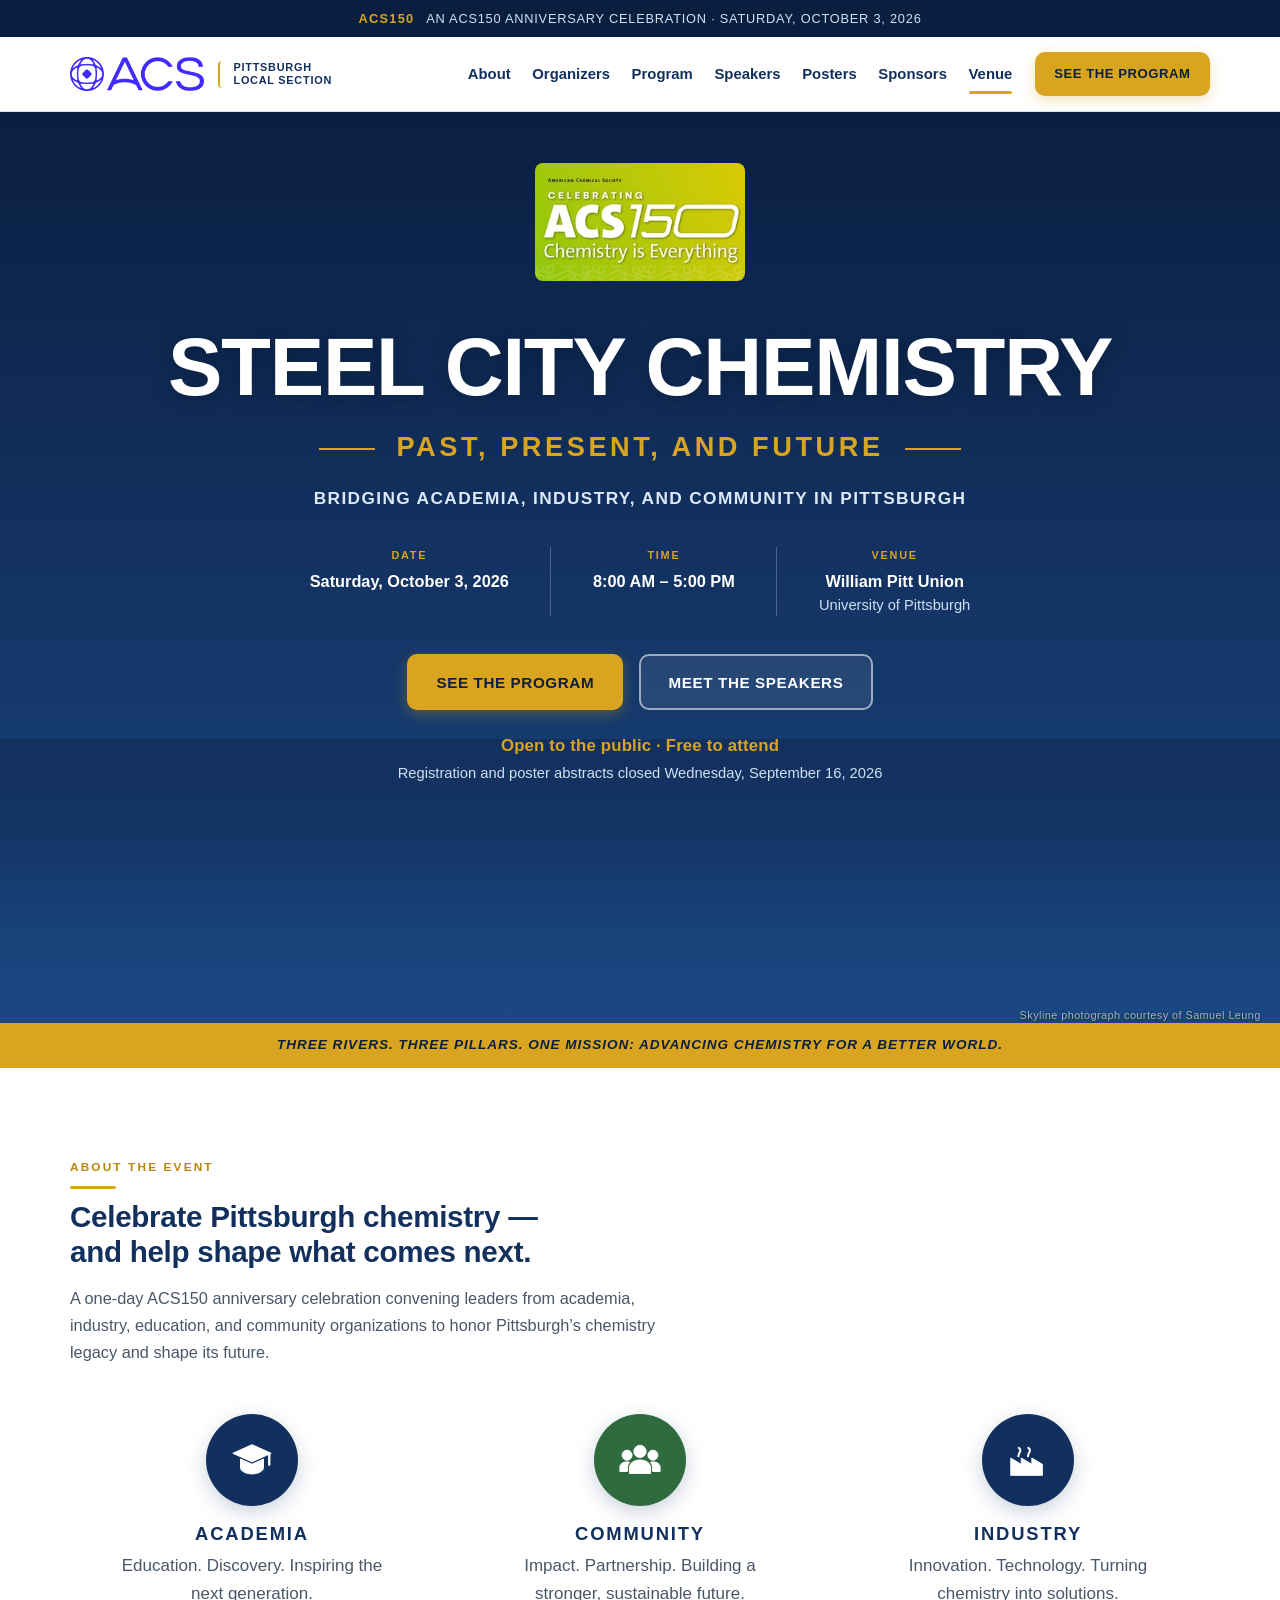
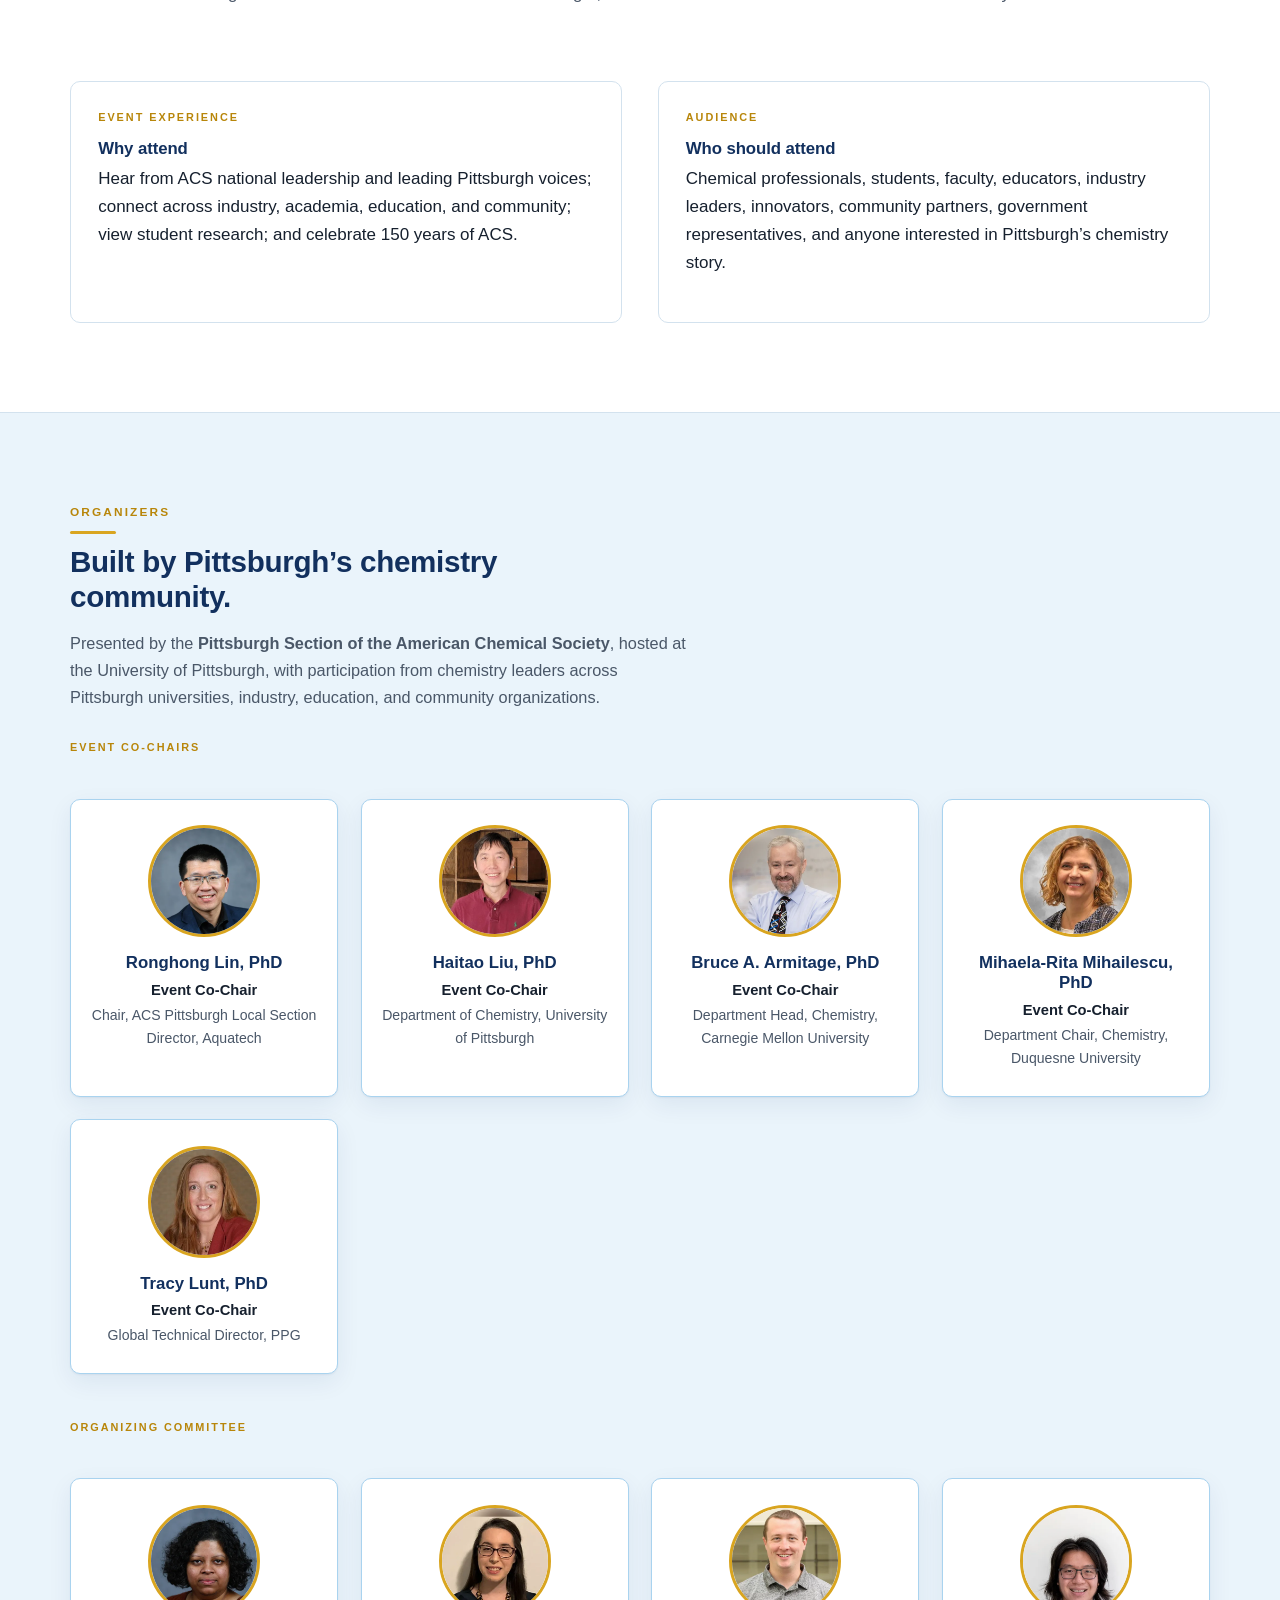
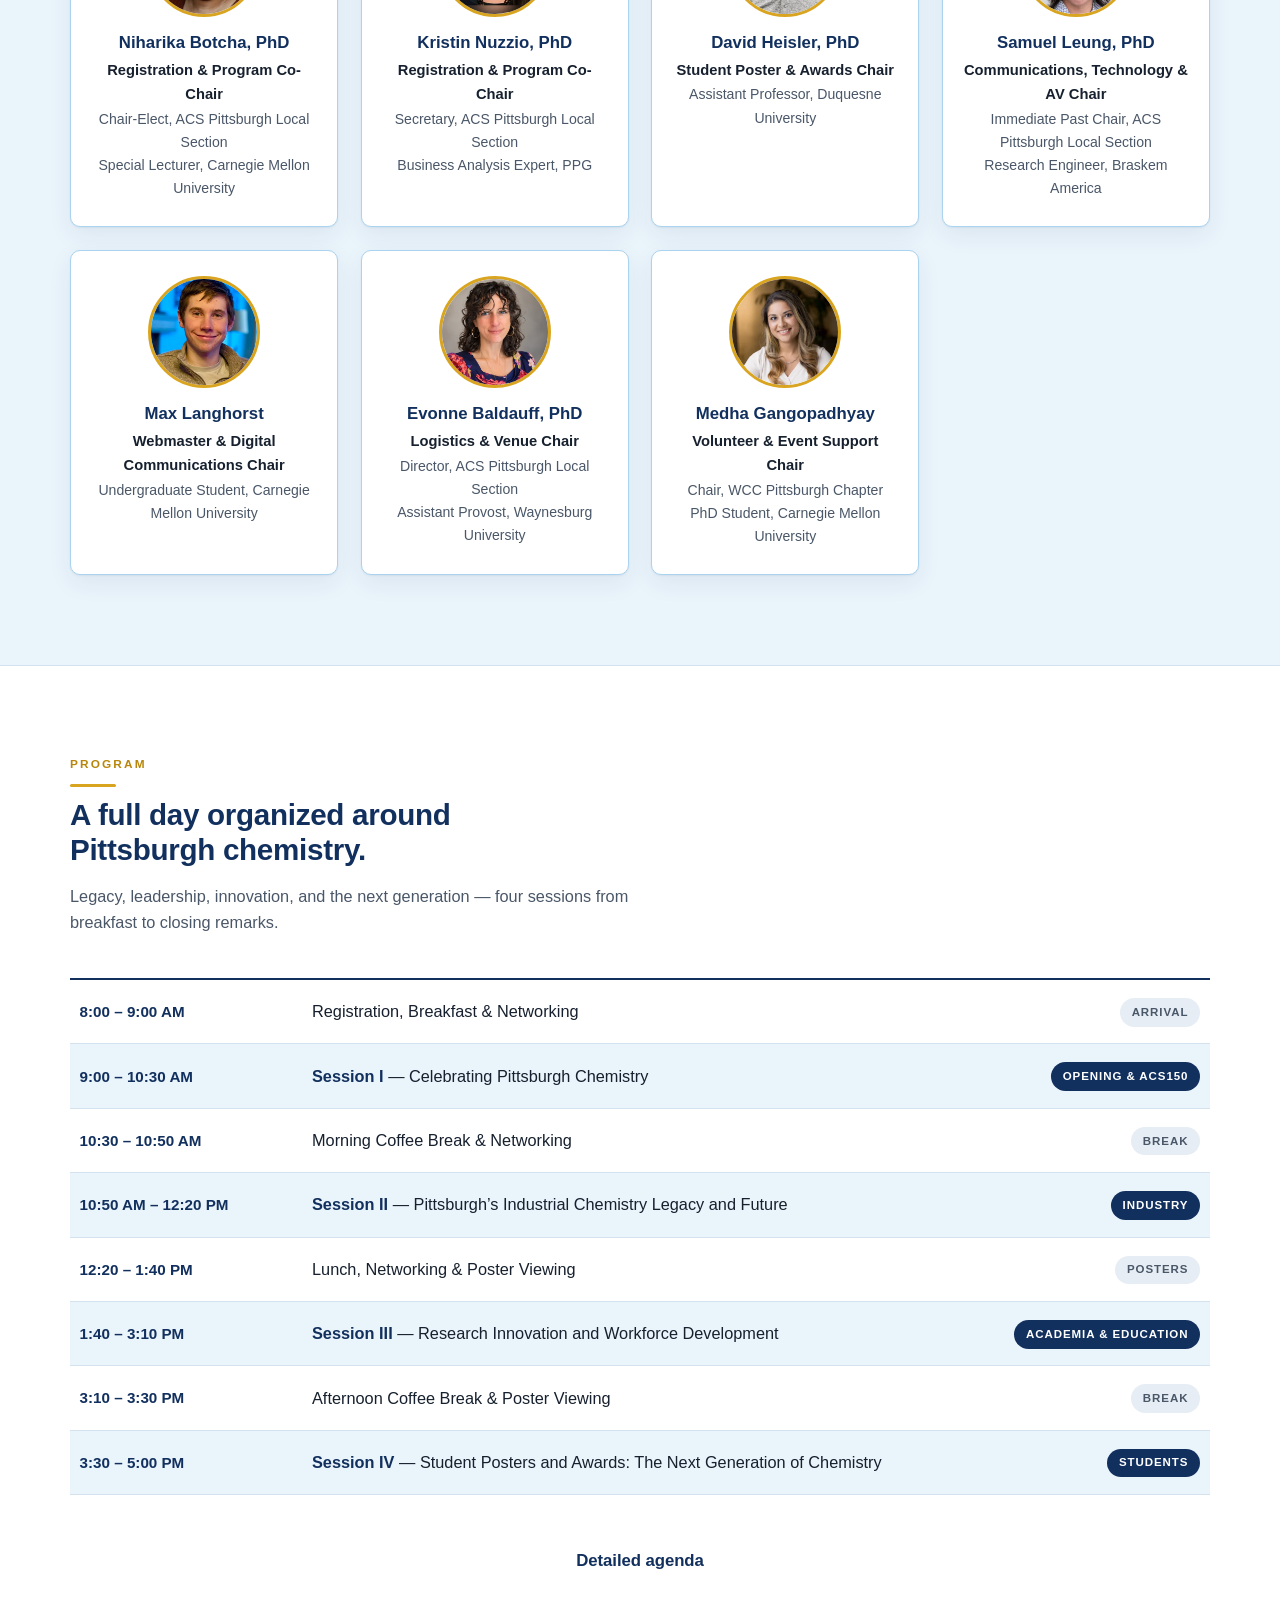
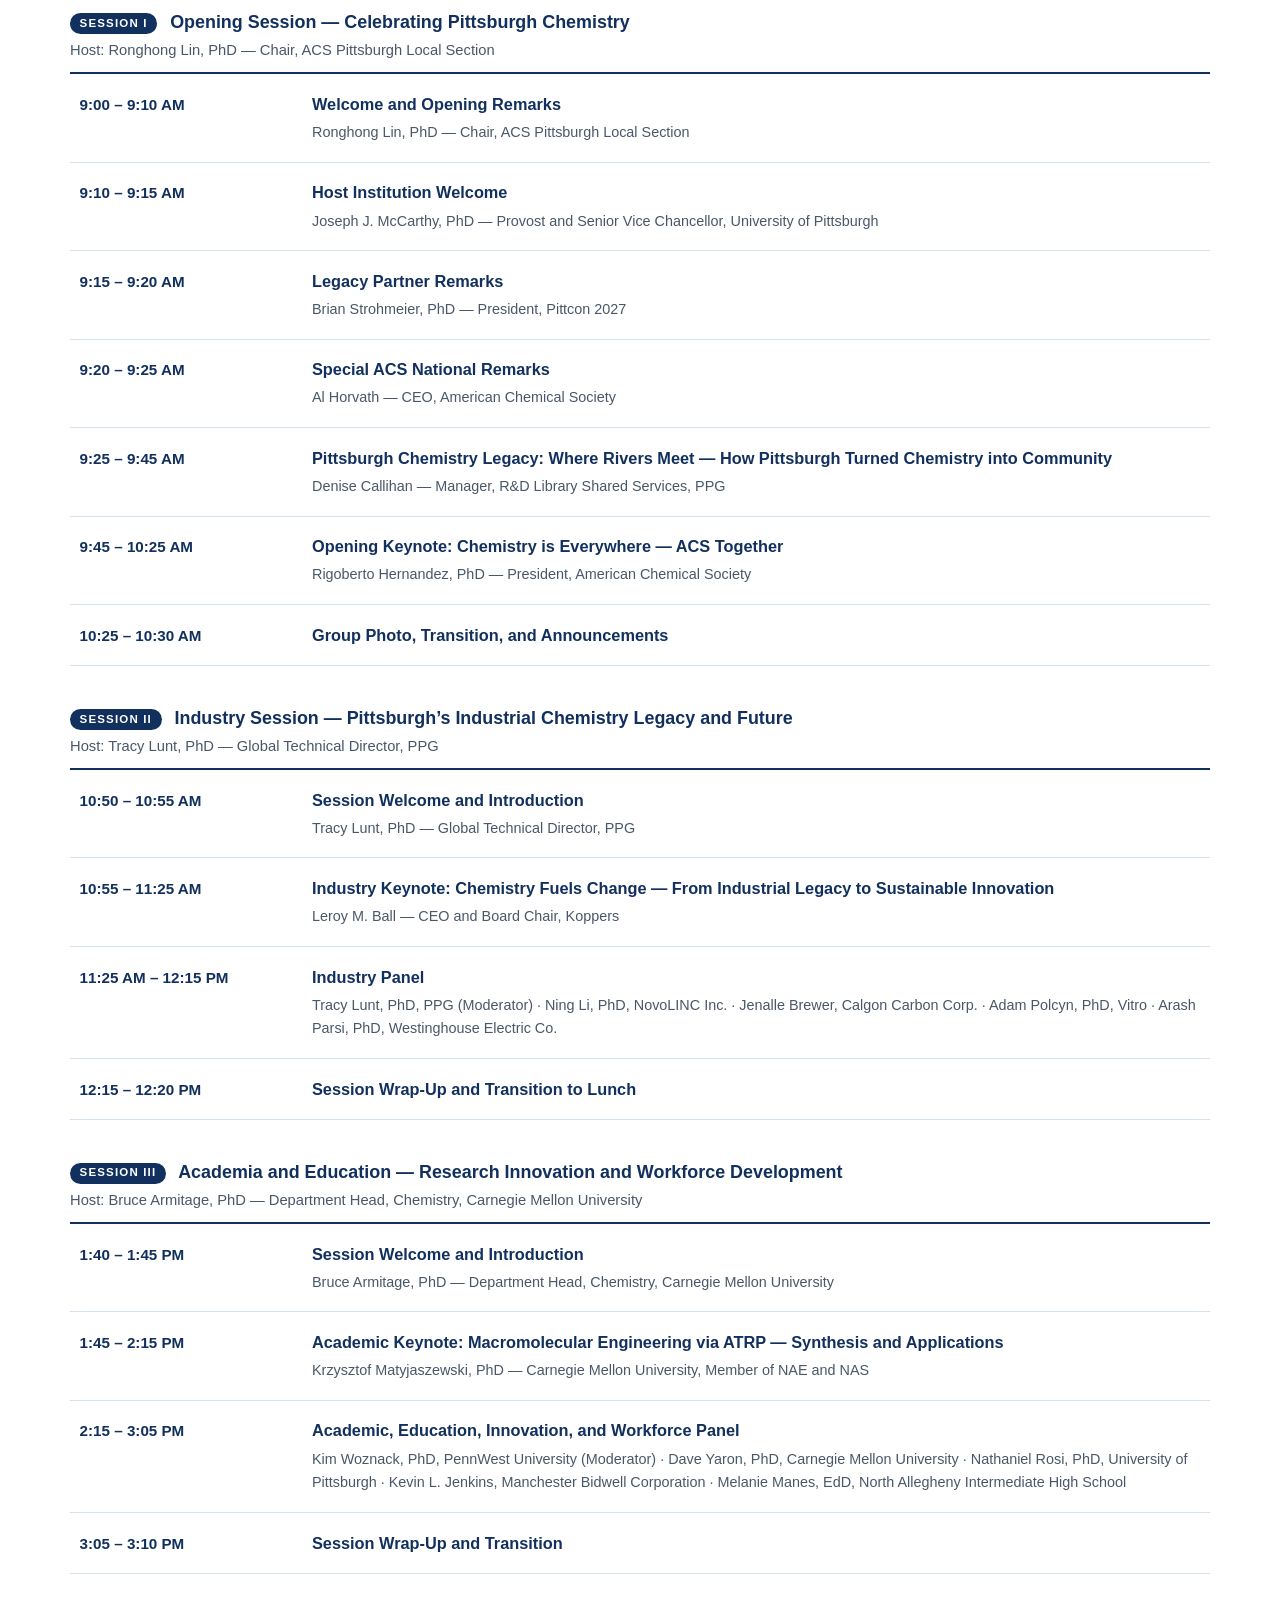
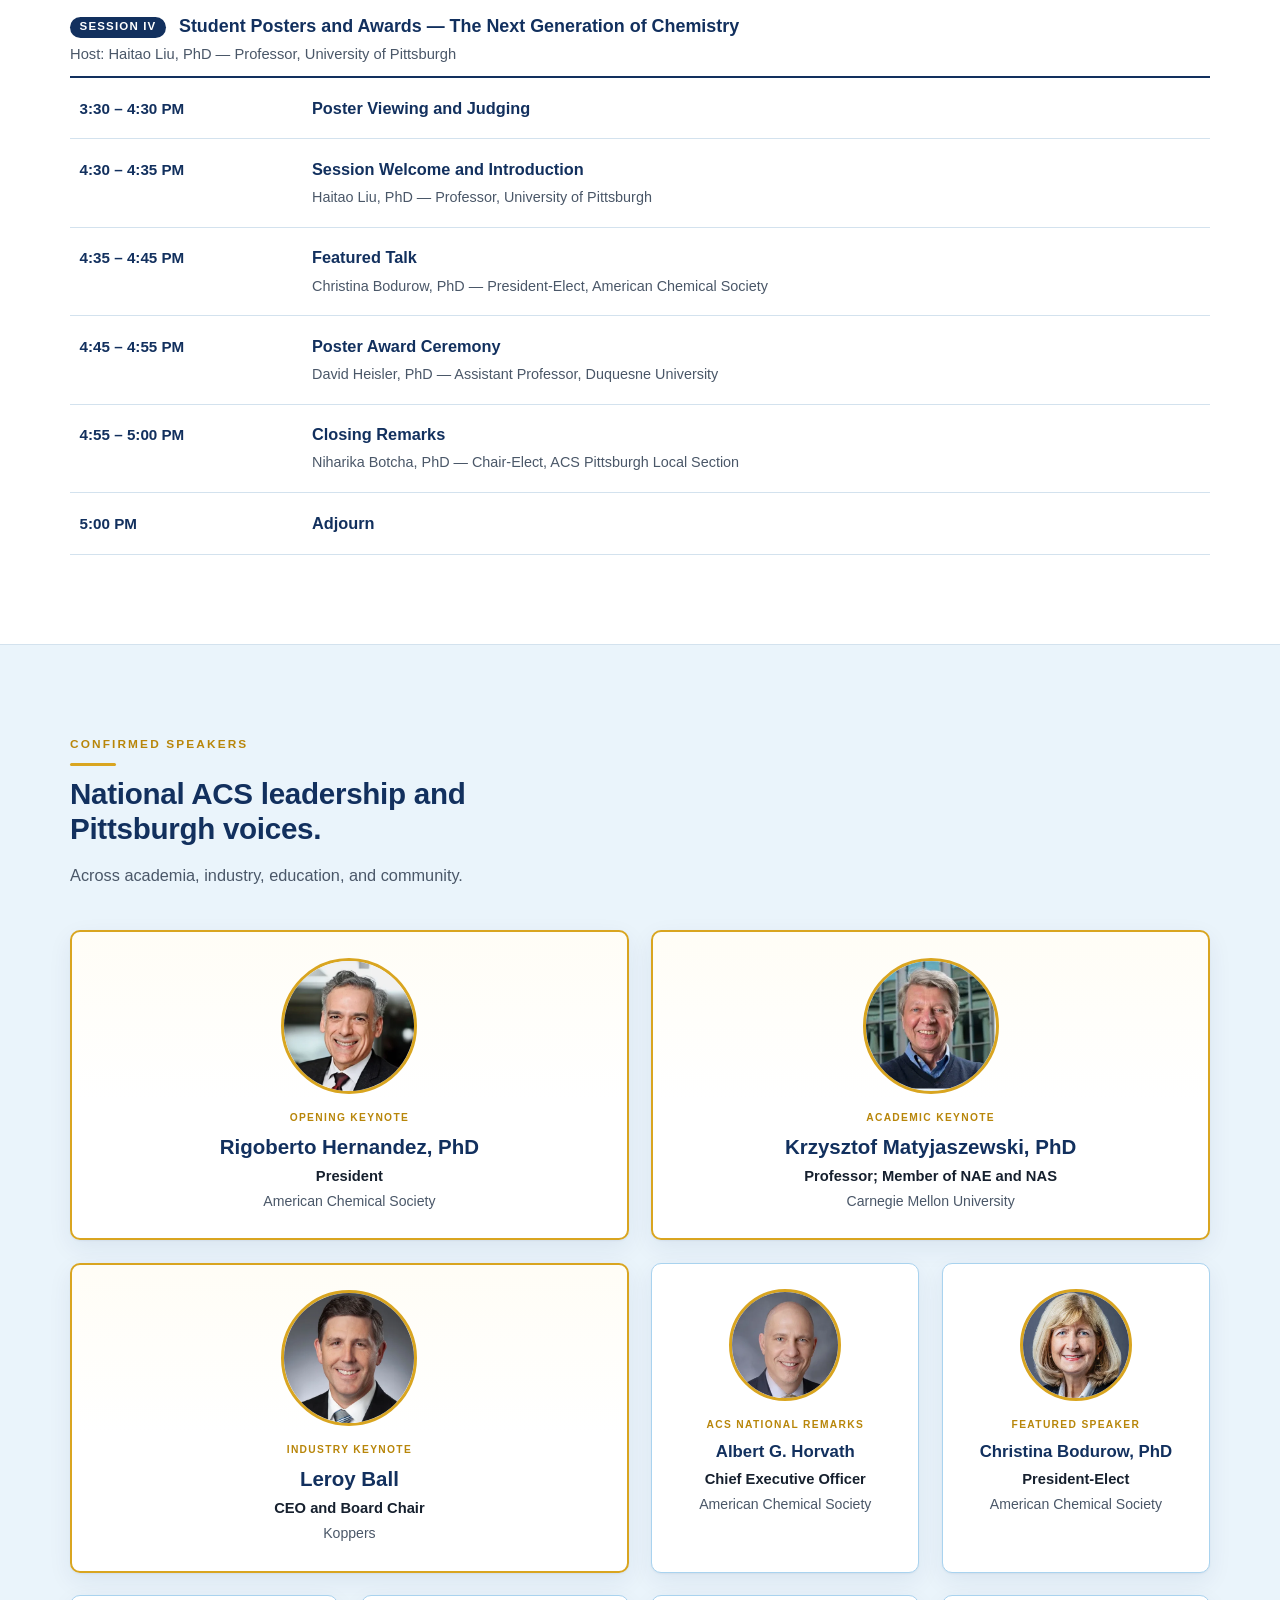
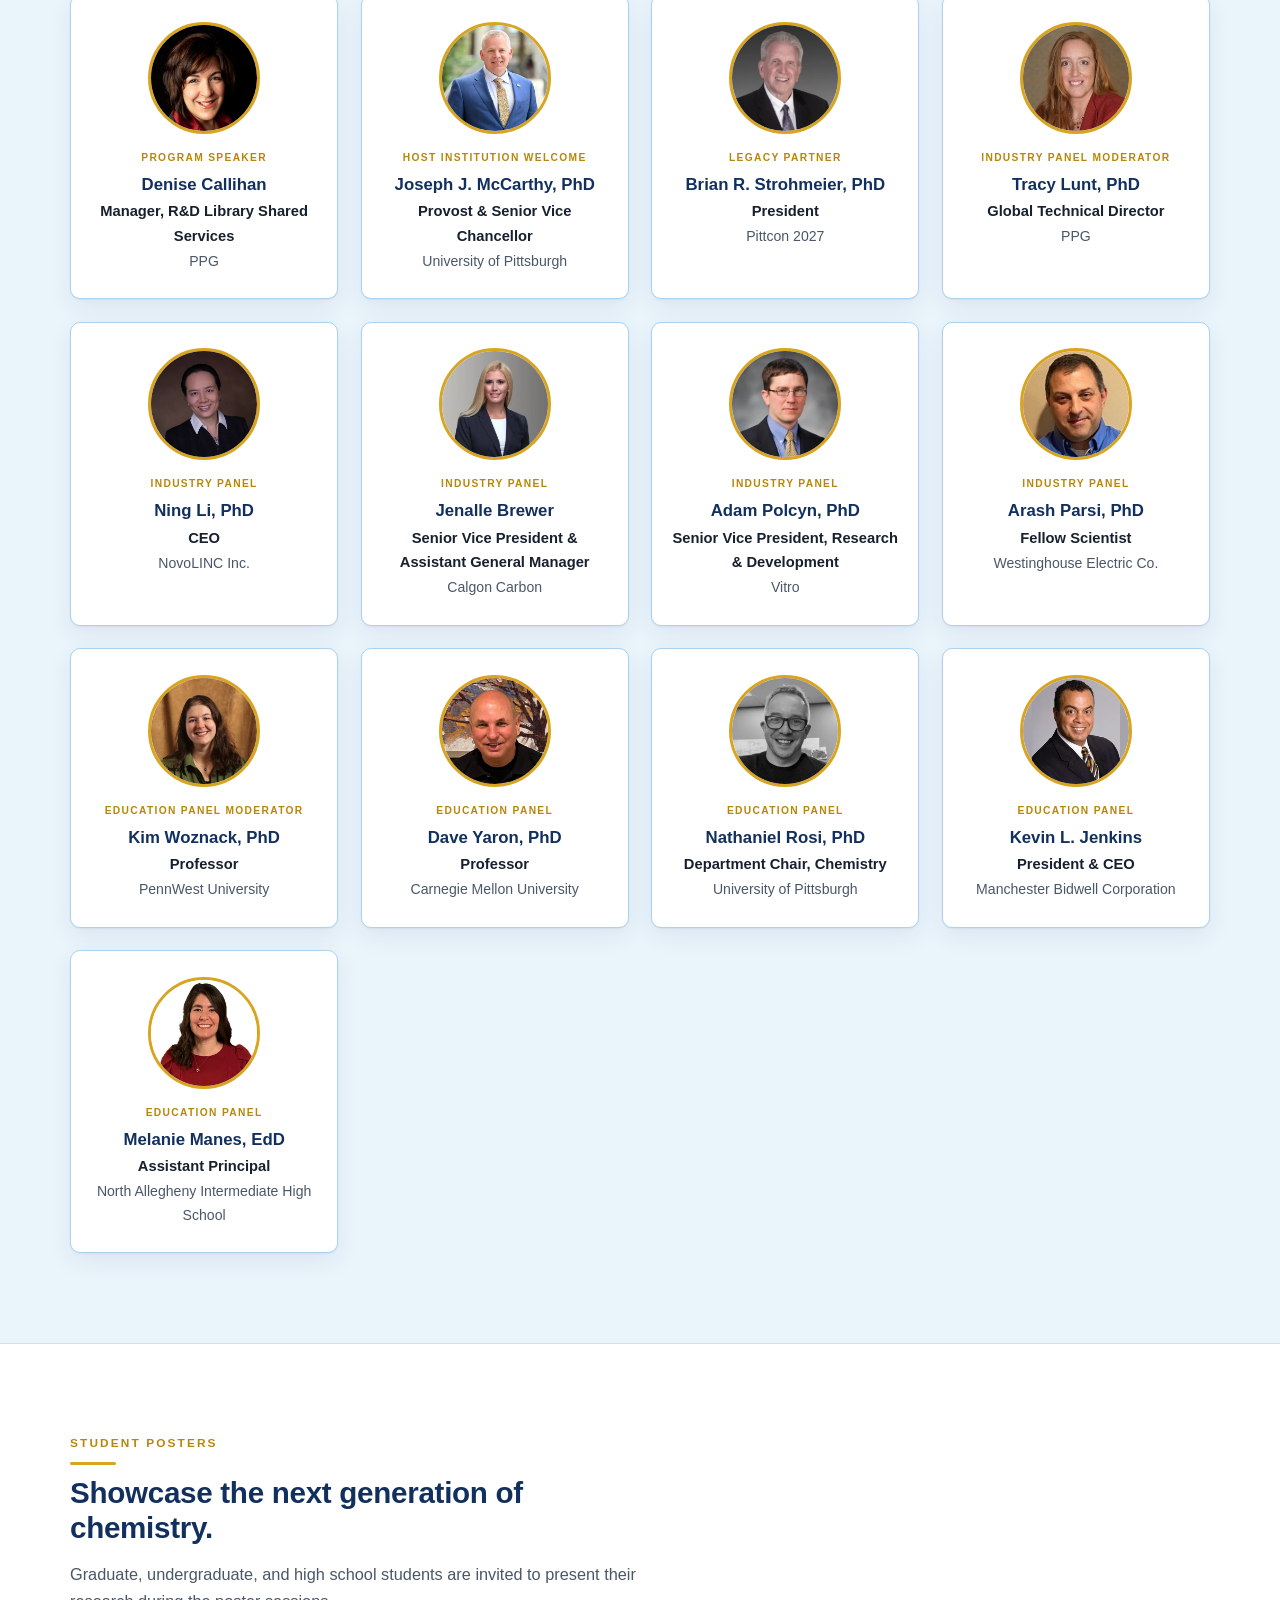
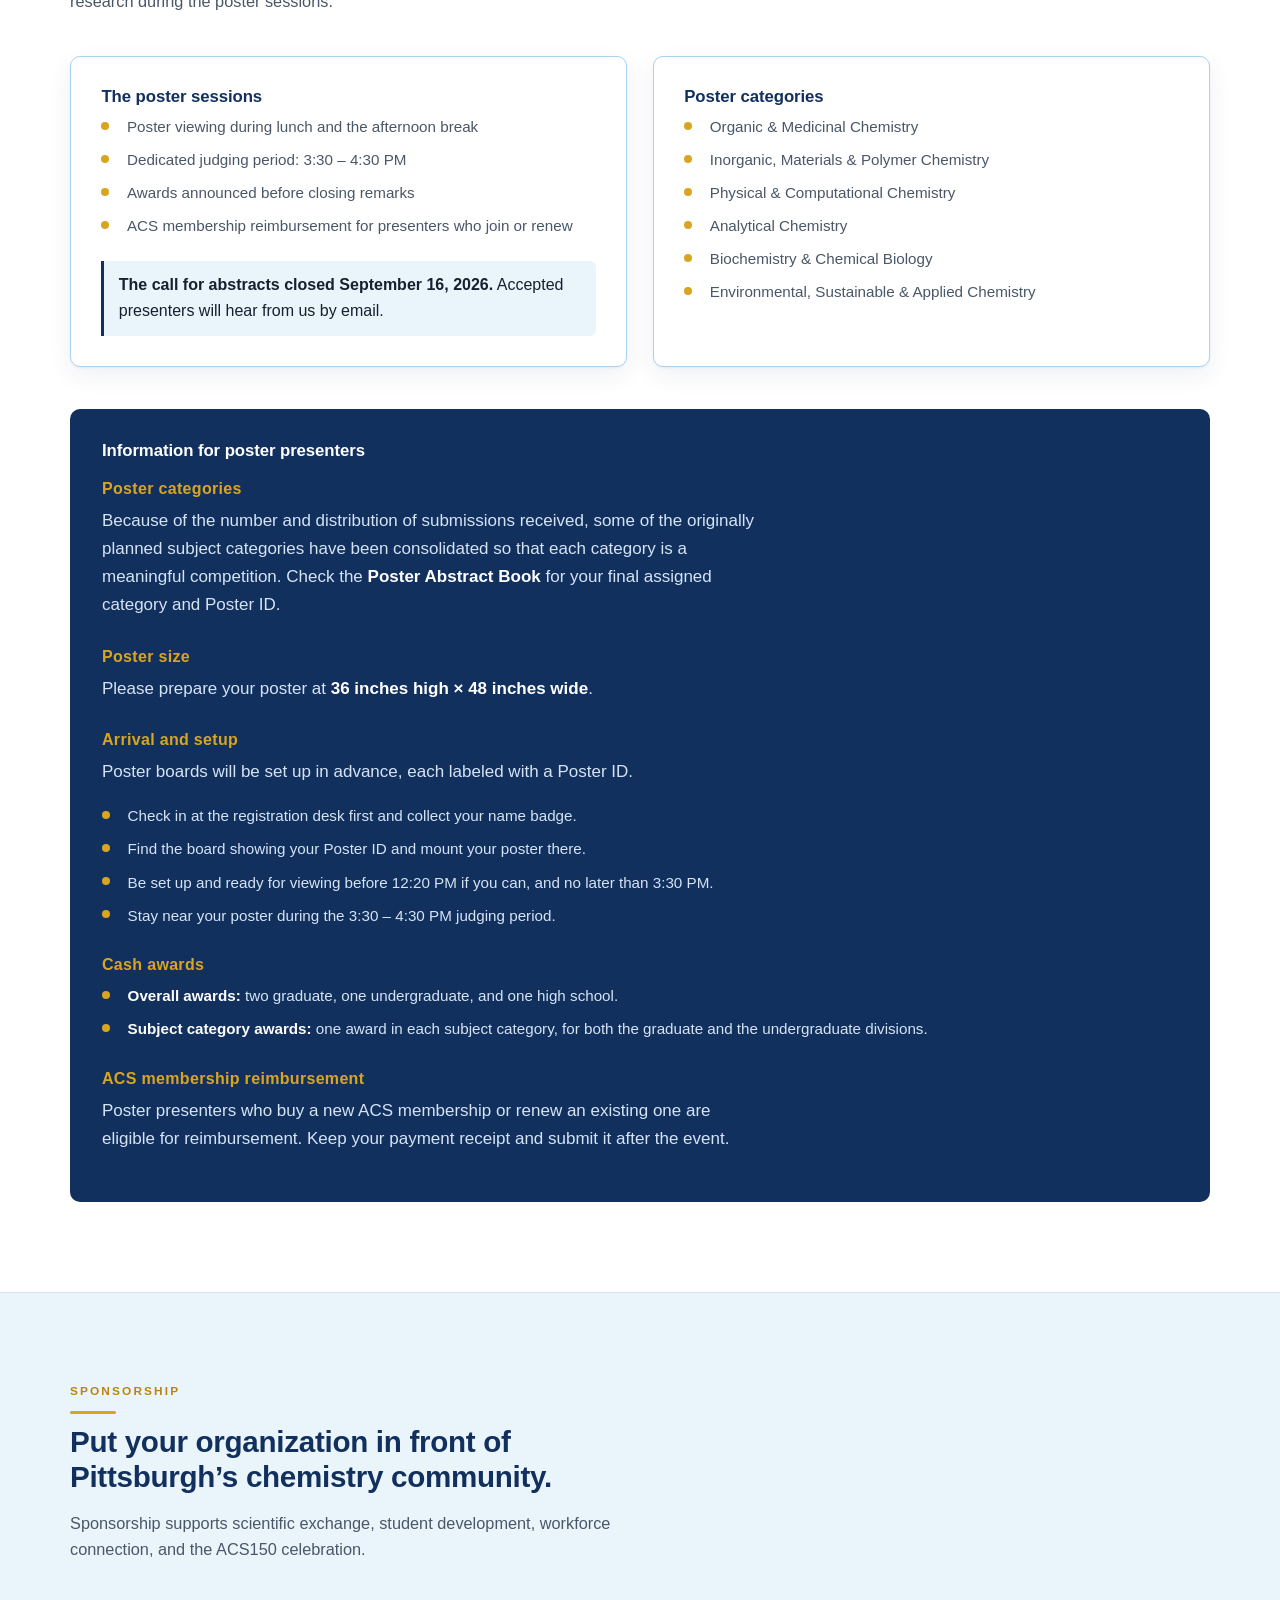
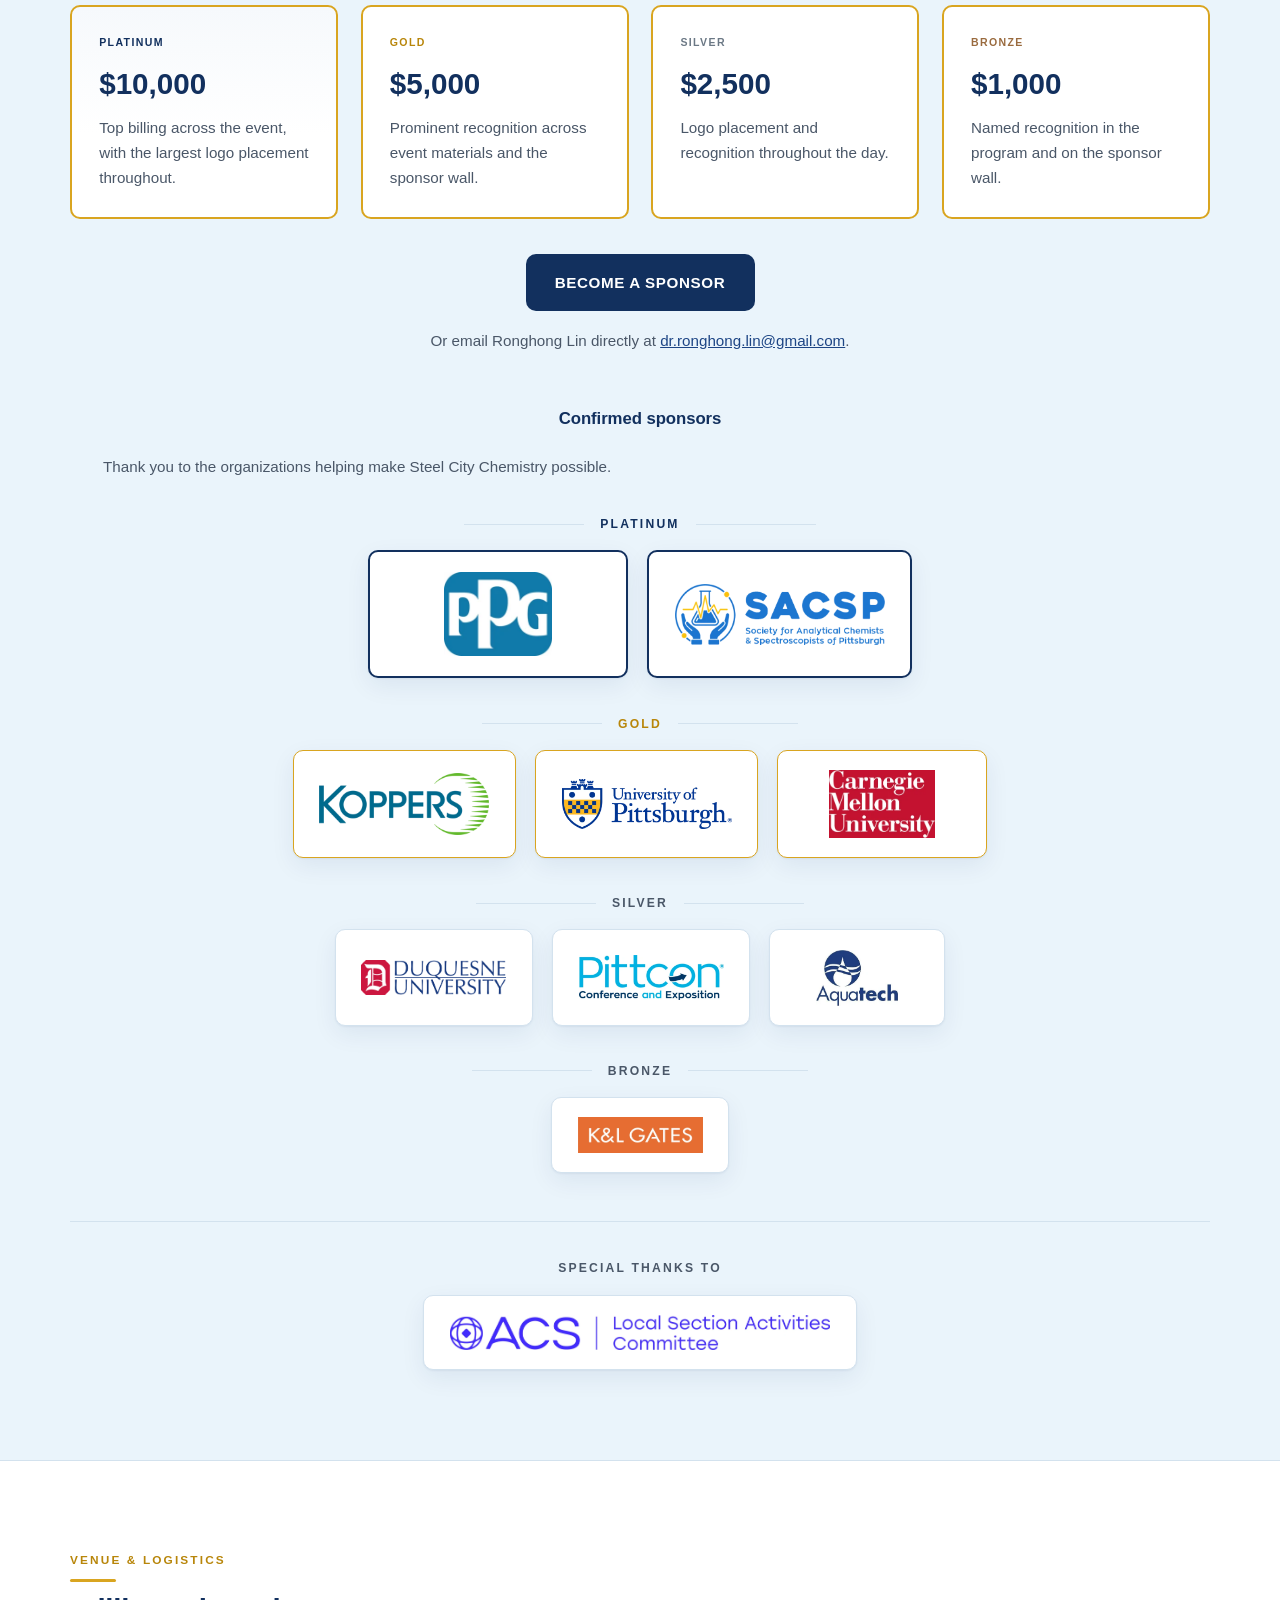
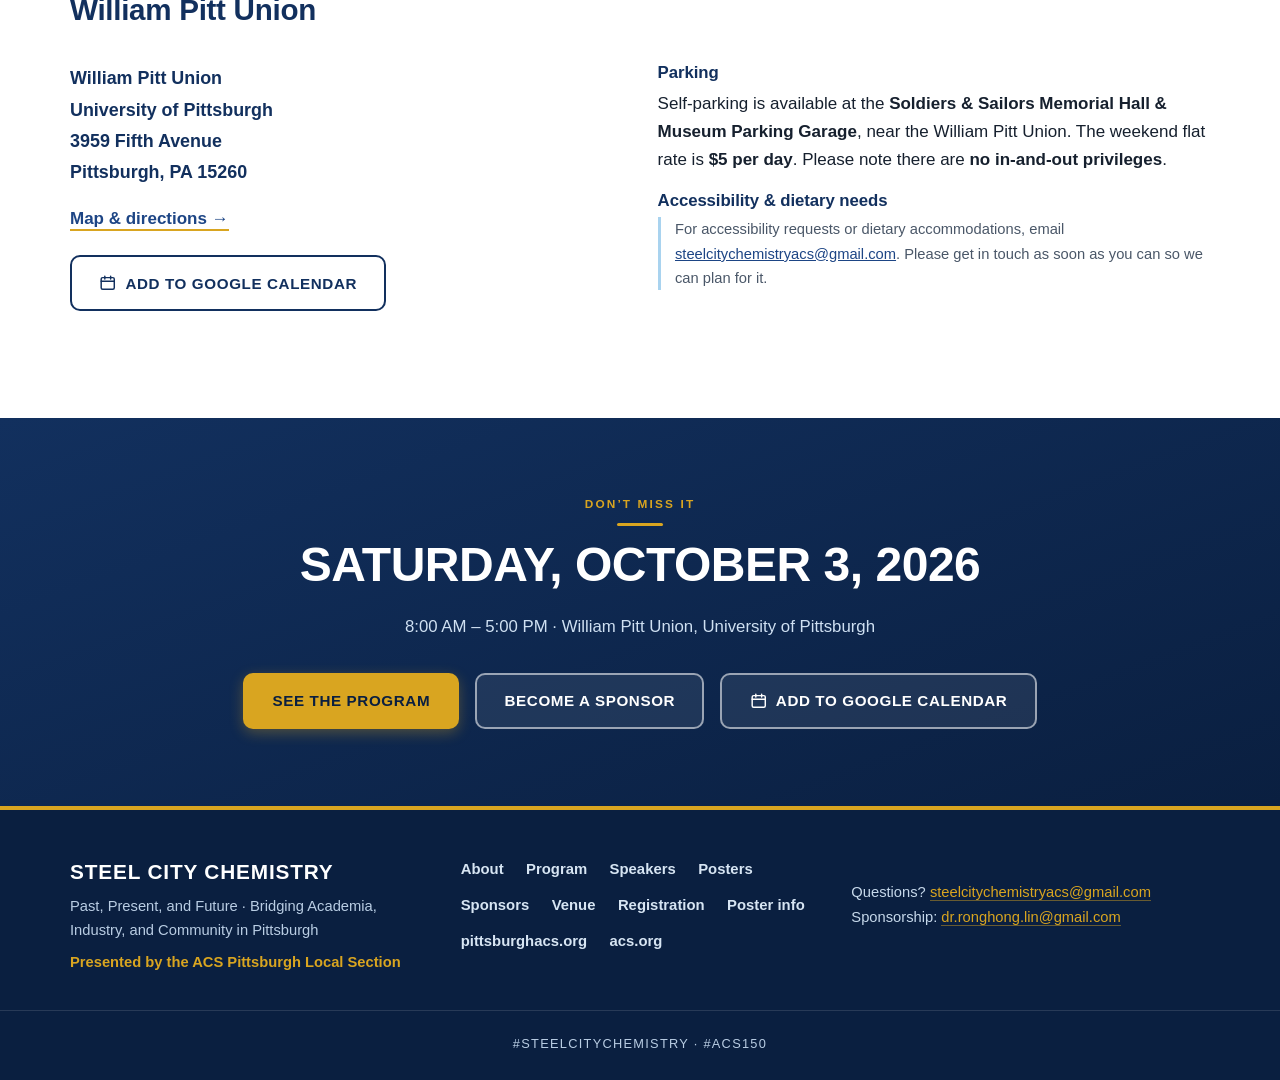
<file: site/index.html>
<!DOCTYPE html>
<html lang="en">
<head>
<meta charset="utf-8">
<meta name="viewport" content="width=device-width, initial-scale=1">
<title>Steel City Chemistry — Past, Present, and Future | ACS Pittsburgh</title>
<meta name="description" content="An ACS150 anniversary celebration bridging academia, industry, and community in Pittsburgh. Saturday, October 3, 2026, William Pitt Union, University of Pittsburgh.">
<meta property="og:title" content="Steel City Chemistry — Past, Present, and Future">
<meta property="og:description" content="An ACS150 anniversary celebration bridging academia, industry, and community in Pittsburgh. October 3, 2026 · William Pitt Union.">
<meta property="og:type" content="website">
<meta property="og:url" content="https://www.steelcitychemistry.com/">
<meta property="og:site_name" content="Steel City Chemistry">
<meta property="og:image" content="https://www.steelcitychemistry.com/assets/img/og-card.jpg">
<meta property="og:image:width" content="1200">
<meta property="og:image:height" content="630">
<meta name="twitter:card" content="summary_large_image">
<link rel="canonical" href="https://www.steelcitychemistry.com/">
<link rel="icon" href="assets/img/favicon.svg" type="image/svg+xml">
<link rel="stylesheet" href="styles.css?v=202609290918">
</head>
<body>

<a class="skip-link" href="#main">Skip to main content</a>

<div class="announce">
  <span class="announce__mark">ACS150</span>
  An ACS150 Anniversary Celebration · Saturday, October 3, 2026
</div>

<header class="site-header" id="siteHeader">
  <div class="wrap site-header__inner">
    <div class="brand">
      <a class="brand__acs" href="https://www.acs.org" target="_blank" rel="noopener"
         aria-label="American Chemical Society — acs.org (opens in a new tab)" title="ACS National — acs.org">
        <picture>
          <source srcset="assets/img/acs-logo.webp" type="image/webp">
          <img src="assets/img/acs-logo.png" alt="American Chemical Society" width="180" height="60" class="brand__logo">
        </picture>
      </a>
      <a class="brand__section" href="https://pittsburghacs.org" target="_blank" rel="noopener"
         aria-label="ACS Pittsburgh Local Section — pittsburghacs.org (opens in a new tab)" title="ACS Pittsburgh Local Section">
        Pittsburgh<br>Local Section
      </a>
    </div>

    <button class="nav-toggle" id="navToggle" aria-expanded="false" aria-controls="primaryNav">
      <span class="nav-toggle__bars" aria-hidden="true"><span></span><span></span><span></span></span>
      <span class="nav-toggle__label">Menu</span>
    </button>

    <nav class="nav" id="primaryNav" aria-label="Primary">
      <ul class="nav__list">
        <li><a href="#about">About</a></li>
        <li><a href="#organizers">Organizers</a></li>
        <li><a href="#program">Program</a></li>
        <li><a href="#speakers">Speakers</a></li>
        <li><a href="#posters">Posters</a></li>
        <li><a href="#sponsors">Sponsors</a></li>
        <li><a href="#venue">Venue</a></li>
      </ul>
      <a class="btn btn--gold btn--sm" href="#program" data-cta="program-header">See the Program</a>
    </nav>
  </div>
</header>

<main id="main">

<!-- ============ HERO ============ -->
<section class="hero" id="top">
  <div class="hero__sky" aria-hidden="true"></div>
  <picture class="hero__art" aria-hidden="true">
    <source media="(min-width: 1100px)" srcset="assets/img/hero-1536.webp?v=202609290918" type="image/webp">
    <source media="(min-width: 700px)" srcset="assets/img/hero-1100.webp?v=202609290918" type="image/webp">
    <source srcset="assets/img/hero-760.webp?v=202609290918" type="image/webp">
    <img src="assets/img/hero-1536.jpg?v=202609290918" alt="" width="1536" height="350" fetchpriority="high" decoding="async">
  </picture>

  <div class="wrap hero__inner">
    <a class="hero__acs150-link" href="https://www.acs.org/150.html" target="_blank" rel="noopener"
       aria-label="ACS 150th Anniversary — acs.org/150 (opens in a new tab)" title="ACS 150th Anniversary — acs.org/150">
      <picture>
        <source srcset="assets/img/acs150.webp" type="image/webp">
        <img src="assets/img/acs150.png" alt="Celebrating ACS 150 — Chemistry is Everything" class="hero__acs150" width="425" height="252" loading="eager" decoding="async">
      </picture>
    </a>

    <h1 class="hero__title">Steel City Chemistry</h1>
    <p class="hero__sub">Past, Present, and Future</p>
    <p class="hero__tag">Bridging Academia, Industry, and Community in Pittsburgh</p>

    <dl class="hero__meta">
      <div><dt>Date</dt><dd>Saturday, October&nbsp;3, 2026</dd></div>
      <div><dt>Time</dt><dd>8:00&nbsp;AM – 5:00&nbsp;PM</dd></div>
      <div><dt>Venue</dt><dd>William Pitt Union<br><span>University of Pittsburgh</span></dd></div>
    </dl>

    <div class="hero__cta">
      <a class="btn btn--gold" href="#program" data-cta="program-hero">See the Program</a>
      <a class="btn btn--ghost" href="#speakers" data-cta="speakers-hero">Meet the Speakers</a>
    </div>

    <p class="hero__open">
      <strong>Open to the public · Free to attend</strong>
      <span>Registration and poster abstracts closed Wednesday, September&nbsp;16, 2026</span>
    </p>
  </div>

  <p class="hero__credit">Skyline photograph courtesy of Samuel Leung</p>

  <p class="hero__rule">Three Rivers. Three Pillars. One Mission: Advancing Chemistry for a Better World.</p>
</section>

<!-- ============ ABOUT ============ -->
<section class="section" id="about">
  <div class="wrap">
    <p class="eyebrow">About the event</p>
    <h2 class="section__title">Celebrate Pittsburgh chemistry — and help shape what comes next.</h2>
    <p class="lede">
      A one-day ACS150 anniversary celebration convening leaders from academia, industry, education, and
      community organizations to honor Pittsburgh’s chemistry legacy and shape its future.
    </p>

    <div class="pillars">
      <article class="pillar pillar--academia">
        <span class="pillar__icon" aria-hidden="true">
          <svg viewBox="0 0 48 48" role="img"><path d="M24 8 4 17l20 9 20-9-20-9Z"/><path d="M12 23v9c0 3.5 5.4 6.5 12 6.5S36 35.5 36 32v-9l-12 5.4L12 23Z"/><path d="M42 18v11" stroke-width="2.4" stroke-linecap="round"/></svg>
        </span>
        <h3>Academia</h3>
        <p>Education. Discovery. Inspiring the next generation.</p>
      </article>
      <article class="pillar pillar--community">
        <span class="pillar__icon" aria-hidden="true">
          <svg viewBox="0 0 48 48" role="img"><circle cx="24" cy="15" r="6.4"/><circle cx="10.5" cy="19" r="5.2"/><circle cx="37.5" cy="19" r="5.2"/><path d="M24 24c-6.6 0-11 3.4-11 8.2V38h22v-5.8C35 27.4 30.6 24 24 24Z"/><path d="M10.5 26c-4.6 0-7.5 2.4-7.5 5.8V36h8v-4.2c0-2.2.7-4.2 2-5.7a12 12 0 0 0-2.5-.1Z"/><path d="M37.5 26c4.6 0 7.5 2.4 7.5 5.8V36h-8v-4.2c0-2.2-.7-4.2-2-5.7a12 12 0 0 1 2.5-.1Z"/></svg>
        </span>
        <h3>Community</h3>
        <p>Impact. Partnership. Building a stronger, sustainable future.</p>
      </article>
      <article class="pillar pillar--industry">
        <span class="pillar__icon" aria-hidden="true">
          <svg viewBox="0 0 48 48" role="img"><path d="M6 40V22l11 6.5V22l11 6.5V22l11 6.5V40H6Z"/><path d="M14 20c0-3 2-4 2-6s-1.6-2.6-1.6-2.6M24 20c0-3 2-4 2-6s-1.6-2.6-1.6-2.6" fill="none" stroke-width="2.2" stroke-linecap="round"/></svg>
        </span>
        <h3>Industry</h3>
        <p>Innovation. Technology. Turning chemistry into solutions.</p>
      </article>
    </div>

    <div class="split">
      <div class="split__col">
        <p class="eyebrow eyebrow--sm">Event experience</p>
        <h3 class="h-sub">Why attend</h3>
        <p>Hear from ACS national leadership and leading Pittsburgh voices; connect across industry, academia,
        education, and community; view student research; and celebrate 150 years of ACS.</p>
      </div>
      <div class="split__col">
        <p class="eyebrow eyebrow--sm">Audience</p>
        <h3 class="h-sub">Who should attend</h3>
        <p>Chemical professionals, students, faculty, educators, industry leaders, innovators, community partners,
        government representatives, and anyone interested in Pittsburgh’s chemistry story.</p>
      </div>
    </div>
  </div>
</section>

<!-- ============ ORGANIZERS ============ -->
<section class="section section--tint" id="organizers">
  <div class="wrap">
    <p class="eyebrow">Organizers</p>
    <h2 class="section__title">Built by Pittsburgh’s chemistry community.</h2>
    <p class="lede">
      Presented by the <strong>Pittsburgh Section of the American Chemical Society</strong>, hosted at the
      University of Pittsburgh, with participation from chemistry leaders across Pittsburgh universities,
      industry, education, and community organizations.
    </p>

    <p class="eyebrow eyebrow--sm organizers__group organizers__group--first">Event Co-Chairs</p>
    <ul class="people people--organizers">
      <li class="person">
        <picture><source srcset="assets/organizers/lin.webp?v=202609290918" type="image/webp"><img class="avatar" src="assets/organizers/lin.jpg?v=202609290918" alt="Ronghong Lin" width="400" height="400" loading="lazy" decoding="async"></picture>
        <h3 class="person__name">Ronghong Lin, PhD</h3>
        <p class="person__role">Event Co-Chair</p>
        <p class="person__org">Chair, ACS Pittsburgh Local Section<br>Director, Aquatech</p>
      </li>
      <li class="person">
        <picture><source srcset="assets/organizers/liu.webp?v=202609290918" type="image/webp"><img class="avatar" src="assets/organizers/liu.jpg?v=202609290918" alt="Haitao Liu" width="400" height="400" loading="lazy" decoding="async"></picture>
        <h3 class="person__name">Haitao Liu, PhD</h3>
        <p class="person__role">Event Co-Chair</p>
        <p class="person__org">Department of Chemistry, University of Pittsburgh</p>
      </li>
      <li class="person">
        <picture><source srcset="assets/speakers/armitage.webp?v=202609290918" type="image/webp"><img class="avatar" src="assets/speakers/armitage.jpg?v=202609290918" alt="Bruce A. Armitage" width="400" height="400" loading="lazy" decoding="async"></picture>
        <h3 class="person__name">Bruce A. Armitage, PhD</h3>
        <p class="person__role">Event Co-Chair</p>
        <p class="person__org">Department Head, Chemistry, Carnegie Mellon University</p>
      </li>
      <li class="person">
        <picture><source srcset="assets/organizers/mihailescu.webp?v=202609290918" type="image/webp"><img class="avatar" src="assets/organizers/mihailescu.jpg?v=202609290918" alt="Mihaela-Rita Mihailescu" width="400" height="400" loading="lazy" decoding="async"></picture>
        <h3 class="person__name">Mihaela-Rita Mihailescu, PhD</h3>
        <p class="person__role">Event Co-Chair</p>
        <p class="person__org">Department Chair, Chemistry, Duquesne University</p>
      </li>
      <li class="person">
        <picture><source srcset="assets/organizers/lunt.webp?v=202609290918" type="image/webp"><img class="avatar" src="assets/organizers/lunt.jpg?v=202609290918" alt="Tracy Lunt" width="400" height="400" loading="lazy" decoding="async"></picture>
        <h3 class="person__name">Tracy Lunt, PhD</h3>
        <p class="person__role">Event Co-Chair</p>
        <p class="person__org">Global Technical Director, PPG</p>
      </li>
    </ul>
    <p class="eyebrow eyebrow--sm organizers__group">Organizing Committee</p>
    <ul class="people people--organizers">
      <li class="person">
        <picture><source srcset="assets/organizers/botcha.webp?v=202609290918" type="image/webp"><img class="avatar" src="assets/organizers/botcha.jpg?v=202609290918" alt="Niharika Botcha" width="400" height="400" loading="lazy" decoding="async"></picture>
        <h3 class="person__name">Niharika Botcha, PhD</h3>
        <p class="person__role">Registration &amp; Program Co-Chair</p>
        <p class="person__org">Chair-Elect, ACS Pittsburgh Local Section<br>Special Lecturer, Carnegie Mellon University</p>
      </li>
      <li class="person">
        <picture><source srcset="assets/organizers/nuzzio.webp?v=202609290918" type="image/webp"><img class="avatar" src="assets/organizers/nuzzio.jpg?v=202609290918" alt="Kristin Nuzzio" width="400" height="400" loading="lazy" decoding="async"></picture>
        <h3 class="person__name">Kristin Nuzzio, PhD</h3>
        <p class="person__role">Registration &amp; Program Co-Chair</p>
        <p class="person__org">Secretary, ACS Pittsburgh Local Section<br>Business Analysis Expert, PPG</p>
      </li>
      <li class="person">
        <picture><source srcset="assets/organizers/heisler.webp?v=202609290918" type="image/webp"><img class="avatar" src="assets/organizers/heisler.jpg?v=202609290918" alt="David Heisler" width="400" height="400" loading="lazy" decoding="async"></picture>
        <h3 class="person__name">David Heisler, PhD</h3>
        <p class="person__role">Student Poster &amp; Awards Chair</p>
        <p class="person__org">Assistant Professor, Duquesne University</p>
      </li>
      <li class="person">
        <picture><source srcset="assets/organizers/leung.webp?v=202609290918" type="image/webp"><img class="avatar" src="assets/organizers/leung.jpg?v=202609290918" alt="Samuel Leung" width="400" height="400" loading="lazy" decoding="async"></picture>
        <h3 class="person__name">Samuel Leung, PhD</h3>
        <p class="person__role">Communications, Technology &amp; AV Chair</p>
        <p class="person__org">Immediate Past Chair, ACS Pittsburgh Local Section<br>Research Engineer, Braskem America</p>
      </li>
      <li class="person">
        <picture><source srcset="assets/organizers/langhorst.webp?v=202609290918" type="image/webp"><img class="avatar" src="assets/organizers/langhorst.jpg?v=202609290918" alt="Max Langhorst" width="400" height="400" loading="lazy" decoding="async"></picture>
        <h3 class="person__name">Max Langhorst</h3>
        <p class="person__role">Webmaster &amp; Digital Communications Chair</p>
        <p class="person__org">Undergraduate Student, Carnegie Mellon University</p>
      </li>
      <li class="person">
        <picture><source srcset="assets/organizers/baldauff.webp?v=202609290918" type="image/webp"><img class="avatar" src="assets/organizers/baldauff.jpg?v=202609290918" alt="Evonne Baldauff" width="400" height="400" loading="lazy" decoding="async"></picture>
        <h3 class="person__name">Evonne Baldauff, PhD</h3>
        <p class="person__role">Logistics &amp; Venue Chair</p>
        <p class="person__org">Director, ACS Pittsburgh Local Section<br>Assistant Provost, Waynesburg University</p>
      </li>
      <li class="person">
        <picture><source srcset="assets/organizers/gangopadhyay.webp?v=202609290918" type="image/webp"><img class="avatar" src="assets/organizers/gangopadhyay.jpg?v=202609290918" alt="Medha Gangopadhyay" width="400" height="400" loading="lazy" decoding="async"></picture>
        <h3 class="person__name">Medha Gangopadhyay</h3>
        <p class="person__role">Volunteer &amp; Event Support Chair</p>
        <p class="person__org">Chair, WCC Pittsburgh Chapter<br>PhD Student, Carnegie Mellon University</p>
      </li>
    </ul>

  </div>
</section>

<!-- ============ PROGRAM ============ -->
<section class="section" id="program">
  <div class="wrap">
    <p class="eyebrow">Program</p>
    <h2 class="section__title">A full day organized around Pittsburgh chemistry.</h2>
    <p class="lede">Legacy, leadership, innovation, and the next generation — four sessions from breakfast to closing remarks.</p>

    <ol class="agenda">
      <li class="agenda__row">
        <p class="agenda__time"><time>8:00 – 9:00 AM</time></p>
        <p class="agenda__what">Registration, Breakfast &amp; Networking</p>
        <p class="agenda__focus"><span class="chip">Arrival</span></p>
      </li>
      <li class="agenda__row agenda__row--session">
        <p class="agenda__time"><time>9:00 – 10:30 AM</time></p>
        <p class="agenda__what"><strong>Session I</strong> — Celebrating Pittsburgh Chemistry</p>
        <p class="agenda__focus"><span class="chip chip--navy">Opening &amp; ACS150</span></p>
      </li>
      <li class="agenda__row">
        <p class="agenda__time"><time>10:30 – 10:50 AM</time></p>
        <p class="agenda__what">Morning Coffee Break &amp; Networking</p>
        <p class="agenda__focus"><span class="chip">Break</span></p>
      </li>
      <li class="agenda__row agenda__row--session">
        <p class="agenda__time"><time>10:50 AM – 12:20 PM</time></p>
        <p class="agenda__what"><strong>Session II</strong> — Pittsburgh’s Industrial Chemistry Legacy and Future</p>
        <p class="agenda__focus"><span class="chip chip--navy">Industry</span></p>
      </li>
      <li class="agenda__row">
        <p class="agenda__time"><time>12:20 – 1:40 PM</time></p>
        <p class="agenda__what">Lunch, Networking &amp; Poster Viewing</p>
        <p class="agenda__focus"><span class="chip">Posters</span></p>
      </li>
      <li class="agenda__row agenda__row--session">
        <p class="agenda__time"><time>1:40 – 3:10 PM</time></p>
        <p class="agenda__what"><strong>Session III</strong> — Research Innovation and Workforce Development</p>
        <p class="agenda__focus"><span class="chip chip--navy">Academia &amp; Education</span></p>
      </li>
      <li class="agenda__row">
        <p class="agenda__time"><time>3:10 – 3:30 PM</time></p>
        <p class="agenda__what">Afternoon Coffee Break &amp; Poster Viewing</p>
        <p class="agenda__focus"><span class="chip">Break</span></p>
      </li>
      <li class="agenda__row agenda__row--session">
        <p class="agenda__time"><time>3:30 – 5:00 PM</time></p>
        <p class="agenda__what"><strong>Session IV</strong> — Student Posters and Awards: The Next Generation of Chemistry</p>
        <p class="agenda__focus"><span class="chip chip--navy">Students</span></p>
      </li>
    </ol>

    <h3 class="h-sub h-sub--center">Detailed agenda</h3>

      <article class="session">
        <h4 class="session__name"><span class="session__num">Session I</span> Opening Session — Celebrating Pittsburgh Chemistry</h4>
        <p class="session__host">Host: Ronghong Lin, PhD — Chair, ACS Pittsburgh Local Section</p>
        <ol class="agenda agenda--detail">
        <li class="agenda__row agenda__row--detail">
          <p class="agenda__time"><time>9:00 – 9:10 AM</time></p>
          <p class="agenda__what"><strong>Welcome and Opening Remarks</strong>
          <span class="agenda__who">Ronghong Lin, PhD — Chair, ACS Pittsburgh Local Section</span></p>
        </li>
        <li class="agenda__row agenda__row--detail">
          <p class="agenda__time"><time>9:10 – 9:15 AM</time></p>
          <p class="agenda__what"><strong>Host Institution Welcome</strong>
          <span class="agenda__who">Joseph J. McCarthy, PhD — Provost and Senior Vice Chancellor, University of Pittsburgh</span></p>
        </li>
        <li class="agenda__row agenda__row--detail">
          <p class="agenda__time"><time>9:15 – 9:20 AM</time></p>
          <p class="agenda__what"><strong>Legacy Partner Remarks</strong>
          <span class="agenda__who">Brian Strohmeier, PhD — President, Pittcon 2027</span></p>
        </li>
        <li class="agenda__row agenda__row--detail">
          <p class="agenda__time"><time>9:20 – 9:25 AM</time></p>
          <p class="agenda__what"><strong>Special ACS National Remarks</strong>
          <span class="agenda__who">Al Horvath — CEO, American Chemical Society</span></p>
        </li>
        <li class="agenda__row agenda__row--detail">
          <p class="agenda__time"><time>9:25 – 9:45 AM</time></p>
          <p class="agenda__what"><strong>Pittsburgh Chemistry Legacy: Where Rivers Meet — How Pittsburgh Turned Chemistry into Community</strong>
          <span class="agenda__who">Denise Callihan — Manager, R&amp;D Library Shared Services, PPG</span></p>
        </li>
        <li class="agenda__row agenda__row--detail">
          <p class="agenda__time"><time>9:45 – 10:25 AM</time></p>
          <p class="agenda__what"><strong>Opening Keynote: Chemistry is Everywhere — ACS Together</strong>
          <span class="agenda__who">Rigoberto Hernandez, PhD — President, American Chemical Society</span></p>
        </li>
        <li class="agenda__row agenda__row--detail">
          <p class="agenda__time"><time>10:25 – 10:30 AM</time></p>
          <p class="agenda__what"><strong>Group Photo, Transition, and Announcements</strong></p>
        </li>
        </ol>
      </article>

      <article class="session">
        <h4 class="session__name"><span class="session__num">Session II</span> Industry Session — Pittsburgh’s Industrial Chemistry Legacy and Future</h4>
        <p class="session__host">Host: Tracy Lunt, PhD — Global Technical Director, PPG</p>
        <ol class="agenda agenda--detail">
        <li class="agenda__row agenda__row--detail">
          <p class="agenda__time"><time>10:50 – 10:55 AM</time></p>
          <p class="agenda__what"><strong>Session Welcome and Introduction</strong>
          <span class="agenda__who">Tracy Lunt, PhD — Global Technical Director, PPG</span></p>
        </li>
        <li class="agenda__row agenda__row--detail">
          <p class="agenda__time"><time>10:55 – 11:25 AM</time></p>
          <p class="agenda__what"><strong>Industry Keynote: Chemistry Fuels Change — From Industrial Legacy to Sustainable Innovation</strong>
          <span class="agenda__who">Leroy M. Ball — CEO and Board Chair, Koppers</span></p>
        </li>
        <li class="agenda__row agenda__row--detail">
          <p class="agenda__time"><time>11:25 AM – 12:15 PM</time></p>
          <p class="agenda__what"><strong>Industry Panel</strong>
          <span class="agenda__who">Tracy Lunt, PhD, PPG (Moderator) · Ning Li, PhD, NovoLINC Inc. · Jenalle Brewer, Calgon Carbon Corp. · Adam Polcyn, PhD, Vitro · Arash Parsi, PhD, Westinghouse Electric Co.</span></p>
        </li>
        <li class="agenda__row agenda__row--detail">
          <p class="agenda__time"><time>12:15 – 12:20 PM</time></p>
          <p class="agenda__what"><strong>Session Wrap-Up and Transition to Lunch</strong></p>
        </li>
        </ol>
      </article>

      <article class="session">
        <h4 class="session__name"><span class="session__num">Session III</span> Academia and Education — Research Innovation and Workforce Development</h4>
        <p class="session__host">Host: Bruce Armitage, PhD — Department Head, Chemistry, Carnegie Mellon University</p>
        <ol class="agenda agenda--detail">
        <li class="agenda__row agenda__row--detail">
          <p class="agenda__time"><time>1:40 – 1:45 PM</time></p>
          <p class="agenda__what"><strong>Session Welcome and Introduction</strong>
          <span class="agenda__who">Bruce Armitage, PhD — Department Head, Chemistry, Carnegie Mellon University</span></p>
        </li>
        <li class="agenda__row agenda__row--detail">
          <p class="agenda__time"><time>1:45 – 2:15 PM</time></p>
          <p class="agenda__what"><strong>Academic Keynote: Macromolecular Engineering via ATRP — Synthesis and Applications</strong>
          <span class="agenda__who">Krzysztof Matyjaszewski, PhD — Carnegie Mellon University, Member of NAE and NAS</span></p>
        </li>
        <li class="agenda__row agenda__row--detail">
          <p class="agenda__time"><time>2:15 – 3:05 PM</time></p>
          <p class="agenda__what"><strong>Academic, Education, Innovation, and Workforce Panel</strong>
          <span class="agenda__who">Kim Woznack, PhD, PennWest University (Moderator) · Dave Yaron, PhD, Carnegie Mellon University · Nathaniel Rosi, PhD, University of Pittsburgh · Kevin L. Jenkins, Manchester Bidwell Corporation · Melanie Manes, EdD, North Allegheny Intermediate High School</span></p>
        </li>
        <li class="agenda__row agenda__row--detail">
          <p class="agenda__time"><time>3:05 – 3:10 PM</time></p>
          <p class="agenda__what"><strong>Session Wrap-Up and Transition</strong></p>
        </li>
        </ol>
      </article>

      <article class="session">
        <h4 class="session__name"><span class="session__num">Session IV</span> Student Posters and Awards — The Next Generation of Chemistry</h4>
        <p class="session__host">Host: Haitao Liu, PhD — Professor, University of Pittsburgh</p>
        <ol class="agenda agenda--detail">
        <li class="agenda__row agenda__row--detail">
          <p class="agenda__time"><time>3:30 – 4:30 PM</time></p>
          <p class="agenda__what"><strong>Poster Viewing and Judging</strong></p>
        </li>
        <li class="agenda__row agenda__row--detail">
          <p class="agenda__time"><time>4:30 – 4:35 PM</time></p>
          <p class="agenda__what"><strong>Session Welcome and Introduction</strong>
          <span class="agenda__who">Haitao Liu, PhD — Professor, University of Pittsburgh</span></p>
        </li>
        <li class="agenda__row agenda__row--detail">
          <p class="agenda__time"><time>4:35 – 4:45 PM</time></p>
          <p class="agenda__what"><strong>Featured Talk</strong>
          <span class="agenda__who">Christina Bodurow, PhD — President-Elect, American Chemical Society</span></p>
        </li>
        <li class="agenda__row agenda__row--detail">
          <p class="agenda__time"><time>4:45 – 4:55 PM</time></p>
          <p class="agenda__what"><strong>Poster Award Ceremony</strong>
          <span class="agenda__who">David Heisler, PhD — Assistant Professor, Duquesne University</span></p>
        </li>
        <li class="agenda__row agenda__row--detail">
          <p class="agenda__time"><time>4:55 – 5:00 PM</time></p>
          <p class="agenda__what"><strong>Closing Remarks</strong>
          <span class="agenda__who">Niharika Botcha, PhD — Chair-Elect, ACS Pittsburgh Local Section</span></p>
        </li>
        <li class="agenda__row agenda__row--detail">
          <p class="agenda__time"><time>5:00 PM</time></p>
          <p class="agenda__what"><strong>Adjourn</strong></p>
        </li>
        </ol>
      </article>

  </div>
</section>

<!-- ============ SPEAKERS ============ -->
<section class="section section--tint" id="speakers">
  <div class="wrap">
    <p class="eyebrow">Confirmed speakers</p>
    <h2 class="section__title">National ACS leadership and Pittsburgh voices.</h2>
    <p class="lede">Across academia, industry, education, and community.</p>


    <!-- Headshots supplied by the organizers. Every speaker card now has one. -->
    <ul class="people people--speakers" id="speakerGrid">

      <li class="person person--featured" data-cat="acs">
        <picture><source srcset="assets/speakers/hernandez.webp?v=202609290918" type="image/webp"><img class="avatar" src="assets/speakers/hernandez.jpg?v=202609290918" alt="Rigoberto Hernandez" width="400" height="400" loading="lazy" decoding="async"></picture>
        <p class="person__tag">Opening Keynote</p>
        <h3 class="person__name">Rigoberto Hernandez, PhD</h3>
        <p class="person__role">President</p>
        <p class="person__org">American Chemical Society</p>
      </li>

      <li class="person person--featured" data-cat="academia">
        <picture><source srcset="assets/speakers/matyjaszewski.webp?v=202609290918" type="image/webp"><img class="avatar" src="assets/speakers/matyjaszewski.jpg?v=202609290918" alt="Krzysztof Matyjaszewski" width="400" height="400" loading="lazy" decoding="async"></picture>
        <p class="person__tag">Academic Keynote</p>
        <h3 class="person__name">Krzysztof Matyjaszewski, PhD</h3>
        <p class="person__role">Professor; Member of NAE and NAS</p>
        <p class="person__org">Carnegie Mellon University</p>
      </li>

      <li class="person person--featured" data-cat="industry">
        <picture><source srcset="assets/speakers/ball.webp?v=202609290918" type="image/webp"><img class="avatar" src="assets/speakers/ball.jpg?v=202609290918" alt="Leroy Ball" width="400" height="400" loading="lazy" decoding="async"></picture>
        <p class="person__tag">Industry Keynote</p>
        <h3 class="person__name">Leroy Ball</h3>
        <p class="person__role">CEO and Board Chair</p>
        <p class="person__org">Koppers</p>
      </li>

      <li class="person" data-cat="acs">
        <picture><source srcset="assets/speakers/horvath.webp?v=202609290918" type="image/webp"><img class="avatar" src="assets/speakers/horvath.jpg?v=202609290918" alt="Albert G. Horvath" width="400" height="400" loading="lazy" decoding="async"></picture>
        <p class="person__tag">ACS National Remarks</p>
        <h3 class="person__name">Albert G. Horvath</h3>
        <p class="person__role">Chief Executive Officer</p>
        <p class="person__org">American Chemical Society</p>
      </li>

      <li class="person" data-cat="acs">
        <picture><source srcset="assets/speakers/bodurow.webp?v=202609290918" type="image/webp"><img class="avatar" src="assets/speakers/bodurow.jpg?v=202609290918" alt="Christina Bodurow" width="400" height="400" loading="lazy" decoding="async"></picture>
        <p class="person__tag">Featured Speaker</p>
        <h3 class="person__name">Christina Bodurow, PhD</h3>
        <p class="person__role">President-Elect</p>
        <p class="person__org">American Chemical Society</p>
      </li>

      <li class="person" data-cat="industry">
        <picture><source srcset="assets/speakers/callihan.webp?v=202609290918" type="image/webp"><img class="avatar" src="assets/speakers/callihan.jpg?v=202609290918" alt="Denise Callihan" width="400" height="400" loading="lazy" decoding="async"></picture>
        <p class="person__tag">Program Speaker</p>
        <h3 class="person__name">Denise Callihan</h3>
        <p class="person__role">Manager, R&amp;D Library Shared Services</p>
        <p class="person__org">PPG</p>
      </li>

      <li class="person" data-cat="academia">
        <picture><source srcset="assets/speakers/mccarthy.webp?v=202609290918" type="image/webp"><img class="avatar" src="assets/speakers/mccarthy.jpg?v=202609290918" alt="Joseph J. McCarthy" width="400" height="400" loading="lazy" decoding="async"></picture>
        <p class="person__tag">Host Institution Welcome</p>
        <h3 class="person__name">Joseph J. McCarthy, PhD</h3>
        <p class="person__role">Provost &amp; Senior Vice Chancellor</p>
        <p class="person__org">University of Pittsburgh</p>
      </li>

      <li class="person" data-cat="industry">
        <picture><source srcset="assets/speakers/strohmeier.webp?v=202609290918" type="image/webp"><img class="avatar" src="assets/speakers/strohmeier.jpg?v=202609290918" alt="Brian R. Strohmeier" width="400" height="400" loading="lazy" decoding="async"></picture>
        <p class="person__tag">Legacy Partner</p>
        <h3 class="person__name">Brian R. Strohmeier, PhD</h3>
        <p class="person__role">President</p>
        <p class="person__org">Pittcon 2027</p>
      </li>


      <li class="person" data-cat="industry">
        <picture><source srcset="assets/organizers/lunt.webp?v=202609290918" type="image/webp"><img class="avatar" src="assets/organizers/lunt.jpg?v=202609290918" alt="Tracy Lunt" width="400" height="400" loading="lazy" decoding="async"></picture>
        <p class="person__tag">Industry Panel Moderator</p>
        <h3 class="person__name">Tracy Lunt, PhD</h3>
        <p class="person__role">Global Technical Director</p>
        <p class="person__org">PPG</p>
      </li>

      <li class="person" data-cat="industry">
        <picture><source srcset="assets/speakers/li.webp?v=202609290918" type="image/webp"><img class="avatar" src="assets/speakers/li.jpg?v=202609290918" alt="Ning Li" width="400" height="400" loading="lazy" decoding="async"></picture>
        <p class="person__tag">Industry Panel</p>
        <h3 class="person__name">Ning Li, PhD</h3>
        <p class="person__role">CEO</p>
        <p class="person__org">NovoLINC Inc.</p>
      </li>

      <li class="person" data-cat="industry">
        <picture><source srcset="assets/speakers/brewer.webp?v=202609290918" type="image/webp"><img class="avatar" src="assets/speakers/brewer.jpg?v=202609290918" alt="Jenalle Brewer" width="400" height="400" loading="lazy" decoding="async"></picture>
        <p class="person__tag">Industry Panel</p>
        <h3 class="person__name">Jenalle Brewer</h3>
        <p class="person__role">Senior Vice President &amp; Assistant General Manager</p>
        <p class="person__org">Calgon Carbon</p>
      </li>

      <li class="person" data-cat="industry">
        <picture><source srcset="assets/speakers/polcyn.webp?v=202609290918" type="image/webp"><img class="avatar" src="assets/speakers/polcyn.jpg?v=202609290918" alt="Adam Polcyn" width="400" height="400" loading="lazy" decoding="async"></picture>
        <p class="person__tag">Industry Panel</p>
        <h3 class="person__name">Adam Polcyn, PhD</h3>
        <p class="person__role">Senior Vice President, Research &amp; Development</p>
        <p class="person__org">Vitro</p>
      </li>

      <li class="person" data-cat="industry">
        <picture><source srcset="assets/speakers/parsi.webp?v=202609290918" type="image/webp"><img class="avatar" src="assets/speakers/parsi.jpg?v=202609290918" alt="Arash Parsi" width="400" height="400" loading="lazy" decoding="async"></picture>
        <p class="person__tag">Industry Panel</p>
        <h3 class="person__name">Arash Parsi, PhD</h3>
        <p class="person__role">Fellow Scientist</p>
        <p class="person__org">Westinghouse Electric Co.</p>
      </li>

      <li class="person" data-cat="education">
        <picture><source srcset="assets/speakers/woznack.webp?v=202609290918" type="image/webp"><img class="avatar" src="assets/speakers/woznack.jpg?v=202609290918" alt="Kim Woznack" width="400" height="400" loading="lazy" decoding="async"></picture>
        <p class="person__tag">Education Panel Moderator</p>
        <h3 class="person__name">Kim Woznack, PhD</h3>
        <p class="person__role">Professor</p>
        <p class="person__org">PennWest University</p>
      </li>

      <li class="person" data-cat="education">
        <picture><source srcset="assets/speakers/yaron.webp?v=202609290918" type="image/webp"><img class="avatar" src="assets/speakers/yaron.jpg?v=202609290918" alt="Dave Yaron" width="400" height="400" loading="lazy" decoding="async"></picture>
        <p class="person__tag">Education Panel</p>
        <h3 class="person__name">Dave Yaron, PhD</h3>
        <p class="person__role">Professor</p>
        <p class="person__org">Carnegie Mellon University</p>
      </li>

      <li class="person" data-cat="education">
        <picture><source srcset="assets/speakers/rosi.webp?v=202609290918" type="image/webp"><img class="avatar" src="assets/speakers/rosi.jpg?v=202609290918" alt="Nathaniel Rosi" width="400" height="400" loading="lazy" decoding="async"></picture>
        <p class="person__tag">Education Panel</p>
        <h3 class="person__name">Nathaniel Rosi, PhD</h3>
        <p class="person__role">Department Chair, Chemistry</p>
        <p class="person__org">University of Pittsburgh</p>
      </li>

      <li class="person" data-cat="education">
        <picture><source srcset="assets/speakers/jenkins.webp?v=202609290918" type="image/webp"><img class="avatar" src="assets/speakers/jenkins.jpg?v=202609290918" alt="Kevin L. Jenkins" width="400" height="400" loading="lazy" decoding="async"></picture>
        <p class="person__tag">Education Panel</p>
        <h3 class="person__name">Kevin L. Jenkins</h3>
        <p class="person__role">President &amp; CEO</p>
        <p class="person__org">Manchester Bidwell Corporation</p>
      </li>

      <li class="person" data-cat="education">
        <picture><source srcset="assets/speakers/manes.webp?v=202609290918" type="image/webp"><img class="avatar" src="assets/speakers/manes.jpg?v=202609290918" alt="Melanie Manes" width="400" height="400" loading="lazy" decoding="async"></picture>
        <p class="person__tag">Education Panel</p>
        <h3 class="person__name">Melanie Manes, EdD</h3>
        <p class="person__role">Assistant Principal</p>
        <p class="person__org">North Allegheny Intermediate High School</p>
      </li>

    </ul>
  </div>
</section>

<!-- ============ STUDENT POSTERS ============ -->
<section class="section" id="posters">
  <div class="wrap">
    <p class="eyebrow">Student posters</p>
    <h2 class="section__title">Showcase the next generation of chemistry.</h2>
    <p class="lede">
      Graduate, undergraduate, and high school students are invited to present their research
      during the poster sessions.
    </p>

    <div class="takepart">
      <article class="card card--cta">
        <h3 class="h-sub">The poster sessions</h3>
        <ul class="ticks">
          <li>Poster viewing during lunch and the afternoon break</li>
          <li>Dedicated judging period: 3:30 – 4:30 PM</li>
          <li>Awards announced before closing remarks</li>
          <li>ACS membership reimbursement for presenters who join or renew</li>
        </ul>
        <p class="note note--closed note--tight">
          <strong>The call for abstracts closed September&nbsp;16, 2026.</strong>
          Accepted presenters will hear from us by email.
        </p>
      </article>

      <article class="card card--cta">
        <h3 class="h-sub">Poster categories</h3>
        <ul class="ticks">
          <li>Organic &amp; Medicinal Chemistry</li>
          <li>Inorganic, Materials &amp; Polymer Chemistry</li>
          <li>Physical &amp; Computational Chemistry</li>
          <li>Analytical Chemistry</li>
          <li>Biochemistry &amp; Chemical Biology</li>
          <li>Environmental, Sustainable &amp; Applied Chemistry</li>
        </ul>
      </article>
    </div>

    <div class="awards">
      <h3 class="h-sub">Information for poster presenters</h3>

      <h4 class="awards__h">Poster categories</h4>
      <p>
        Because of the number and distribution of submissions received, some of the originally
        planned subject categories have been consolidated so that each category is a meaningful
        competition. Check the <strong>Poster Abstract Book</strong> for your final assigned
        category and Poster ID.
      </p>

      <h4 class="awards__h">Poster size</h4>
      <p>Please prepare your poster at <strong>36 inches high × 48 inches wide</strong>.</p>

      <h4 class="awards__h">Arrival and setup</h4>
      <p>Poster boards will be set up in advance, each labeled with a Poster ID.</p>
      <ul class="ticks">
        <li>Check in at the registration desk first and collect your name badge.</li>
        <li>Find the board showing your Poster ID and mount your poster there.</li>
        <li>Be set up and ready for viewing before 12:20 PM if you can, and no later than 3:30 PM.</li>
        <li>Stay near your poster during the 3:30 – 4:30 PM judging period.</li>
      </ul>

      <h4 class="awards__h">Cash awards</h4>
      <ul class="ticks">
        <li><strong>Overall awards:</strong> two graduate, one undergraduate, and one high school.</li>
        <li><strong>Subject category awards:</strong> one award in each subject category, for both
          the graduate and the undergraduate divisions.</li>
      </ul>

      <h4 class="awards__h">ACS membership reimbursement</h4>
      <p>
        Poster presenters who buy a new ACS membership or renew an existing one are eligible for
        reimbursement. Keep your payment receipt and submit it after the event.
      </p>
    </div>
  </div>
</section>
<!-- ============ SPONSORSHIP ============ -->
<section class="section section--tint" id="sponsors">
  <div class="wrap">
    <p class="eyebrow">Sponsorship</p>
    <h2 class="section__title">Put your organization in front of Pittsburgh’s chemistry community.</h2>
    <p class="lede">
      Sponsorship supports scientific exchange, student development, workforce connection,
      and the ACS150 celebration.
    </p>

    <div class="opps opps--tiers">
      <article class="opp opp--platinum">
        <p class="opp__label">Platinum</p>
        <p class="opp__price">$10,000</p>
        <p>Top billing across the event, with the largest logo placement throughout.</p>
      </article>
      <article class="opp opp--gold">
        <p class="opp__label">Gold</p>
        <p class="opp__price">$5,000</p>
        <p>Prominent recognition across event materials and the sponsor wall.</p>
      </article>
      <article class="opp opp--silver">
        <p class="opp__label">Silver</p>
        <p class="opp__price">$2,500</p>
        <p>Logo placement and recognition throughout the day.</p>
      </article>
      <article class="opp opp--bronze">
        <p class="opp__label">Bronze</p>
        <p class="opp__price">$1,000</p>
        <p>Named recognition in the program and on the sponsor wall.</p>
      </article>
    </div>

    <p class="center">
      <a class="btn btn--navy" data-cta="sponsor"
         href="mailto:dr.ronghong.lin@gmail.com?subject=Steel%20City%20Chemistry%3A%20Sponsorship%20inquiry">
        Become a Sponsor
      </a>
    </p>
    <p class="center contact-line">
      Or email Ronghong Lin directly at
      <a href="mailto:dr.ronghong.lin@gmail.com?subject=Steel%20City%20Chemistry%3A%20Sponsorship%20inquiry">dr.ronghong.lin@gmail.com</a>.
    </p>

    <h3 class="h-sub h-sub--center" id="confirmed-sponsors">Confirmed sponsors</h3>
    <p class="center lede lede--sm">Thank you to the organizations helping make Steel City Chemistry possible.</p>

    <!-- LINKS PENDING: wrap each logo in a link to the sponsor's website once
         the organizers confirm the URLs they want used. -->
    <div class="tier">
      <p class="tier__label tier__label--platinum">Platinum</p>
      <ul class="logos logos--platinum">
        <li class="logo"><a href="https://www.ppg.com" target="_blank" rel="noopener"
             aria-label="PPG (opens in a new tab)" title="PPG"><picture><source srcset="assets/sponsors/ppg.webp?v=202609290918" type="image/webp"><img src="assets/sponsors/ppg.png?v=202609290918" alt="PPG" loading="lazy" decoding="async"></picture></a></li>
        <li class="logo"><a href="https://chemistryoutreach.org" target="_blank" rel="noopener"
             aria-label="SACSP (opens in a new tab)" title="SACSP"><picture><source srcset="assets/sponsors/sacsp.webp?v=202609290918" type="image/webp"><img src="assets/sponsors/sacsp.png?v=202609290918" alt="SACSP — Society for Analytical Chemists & Spectroscopists of Pittsburgh" loading="lazy" decoding="async"></picture></a></li>
      </ul>
    </div>

    <div class="tier">
      <p class="tier__label tier__label--gold">Gold</p>
      <ul class="logos logos--gold">
        <li class="logo"><a href="https://www.koppers.com" target="_blank" rel="noopener"
             aria-label="Koppers (opens in a new tab)" title="Koppers"><picture><source srcset="assets/sponsors/koppers.webp?v=202609290918" type="image/webp"><img src="assets/sponsors/koppers.png?v=202609290918" alt="Koppers" loading="lazy" decoding="async"></picture></a></li>
        <li class="logo"><a href="https://www.chem.pitt.edu" target="_blank" rel="noopener"
             aria-label="University of Pittsburgh (opens in a new tab)" title="University of Pittsburgh"><picture><source srcset="assets/sponsors/pitt.webp?v=202609290918" type="image/webp"><img src="assets/sponsors/pitt.png?v=202609290918" alt="University of Pittsburgh" loading="lazy" decoding="async"></picture></a></li>
        <li class="logo"><a href="https://www.cmu.edu/chemistry" target="_blank" rel="noopener"
             aria-label="Carnegie Mellon University (opens in a new tab)" title="Carnegie Mellon University"><picture><source srcset="assets/sponsors/cmu.webp?v=202609290918" type="image/webp"><img src="assets/sponsors/cmu.png?v=202609290918" alt="Carnegie Mellon University" loading="lazy" decoding="async"></picture></a></li>
      </ul>
    </div>

    <div class="tier">
      <p class="tier__label tier__label--silver">Silver</p>
      <ul class="logos logos--silver">
        <li class="logo"><a href="https://www.duq.edu" target="_blank" rel="noopener"
             aria-label="Duquesne University (opens in a new tab)" title="Duquesne University"><picture><source srcset="assets/sponsors/duquesne.webp?v=202609290918" type="image/webp"><img src="assets/sponsors/duquesne.png?v=202609290918" alt="Duquesne University" loading="lazy" decoding="async"></picture></a></li>
        <li class="logo"><a href="https://pittcon.org" target="_blank" rel="noopener"
             aria-label="Pittcon Conference and Exposition (opens in a new tab)" title="Pittcon Conference and Exposition"><picture><source srcset="assets/sponsors/pittcon.webp?v=202609290918" type="image/webp"><img src="assets/sponsors/pittcon.png?v=202609290918" alt="Pittcon Conference and Exposition" loading="lazy" decoding="async"></picture></a></li>
        <li class="logo"><a href="https://www.aquatech.com" target="_blank" rel="noopener"
             aria-label="Aquatech International (opens in a new tab)" title="Aquatech International"><picture><source srcset="assets/sponsors/aquatech.webp?v=202609290918" type="image/webp"><img src="assets/sponsors/aquatech.png?v=202609290918" alt="Aquatech International" loading="lazy" decoding="async"></picture></a></li>
      </ul>
    </div>

    <div class="tier">
      <p class="tier__label tier__label--bronze">Bronze</p>
      <ul class="logos logos--bronze">
        <li class="logo"><a href="https://www.klgates.com" target="_blank" rel="noopener"
             aria-label="K&amp;L Gates (opens in a new tab)" title="K&amp;L Gates"><picture><source srcset="assets/sponsors/klgates.webp?v=202609290918" type="image/webp"><img src="assets/sponsors/klgates.png?v=202609290918" alt="K&amp;L Gates" loading="lazy" decoding="async"></picture></a></li>
      </ul>
    </div>

    <div class="thanks-to">
      <p class="thanks-to__label">Special thanks to</p>
      <ul class="logos logos--thanks">
        <li class="logo"><a href="https://www.acs.org/150.html" target="_blank" rel="noopener"
             aria-label="ACS Local Section Activities Committee (opens in a new tab)" title="ACS Local Section Activities Committee"><picture><source srcset="assets/sponsors/lsac.webp?v=202609290918" type="image/webp"><img src="assets/sponsors/lsac.png?v=202609290918" alt="ACS Local Section Activities Committee" loading="lazy" decoding="async"></picture></a></li>
      </ul>
    </div>
  </div>
</section>
<!-- ============ VENUE ============ -->
<section class="section" id="venue">
  <div class="wrap">
    <p class="eyebrow">Venue &amp; logistics</p>
    <h2 class="section__title">William Pitt Union</h2>

    <div class="venue">
      <div class="venue__col">
        <address>
          William Pitt Union<br>
          University of Pittsburgh<br>
          3959 Fifth Avenue<br>
          Pittsburgh, PA 15260
        </address>
        <p>
          <a class="link-arrow" href="https://maps.google.com/?q=William+Pitt+Union,+3959+Fifth+Ave,+Pittsburgh,+PA+15260"
             target="_blank" rel="noopener">Map &amp; directions</a>
        </p>
        <p class="venue__cal">
          <a class="btn btn--ghost-dark btn--cal" href="https://calendar.google.com/calendar/render?action=TEMPLATE&amp;text=Steel%20City%20Chemistry%3A%20Past%2C%20Present%2C%20and%20Future&amp;dates=20261003T120000Z%2F20261003T210000Z&amp;details=An%20ACS150%20anniversary%20celebration%20presented%20by%20the%20ACS%20Pittsburgh%20Local%20Section%2C%20bridging%20academia%2C%20industry%2C%20and%20community%20in%20Pittsburgh.%0A%0AOpen%20to%20the%20public%20and%20free%20to%20attend.%0A%0Ahttps%3A%2F%2Fwww.steelcitychemistry.com%2F&amp;location=William%20Pitt%20Union%2C%203959%20Fifth%20Avenue%2C%20Pittsburgh%2C%20PA%2015260&amp;ctz=America%2FNew_York"
             target="_blank" rel="noopener" data-cta="gcal">
            <svg viewBox="0 0 24 24" aria-hidden="true" fill="none" stroke="currentColor" stroke-width="2" stroke-linecap="round" stroke-linejoin="round"><rect x="3" y="5" width="18" height="16" rx="2"/><path d="M8 3v4M16 3v4M3 10h18"/></svg>
            Add to Google Calendar
          </a>
        </p>
      </div>
      <div class="venue__col">
        <h3 class="h-sub">Parking</h3>
        <p>
          Self-parking is available at the <strong>Soldiers &amp; Sailors Memorial Hall &amp; Museum
          Parking Garage</strong>, near the William Pitt Union. The weekend flat rate is
          <strong>$5 per day</strong>. Please note there are <strong>no in-and-out privileges</strong>.
        </p>
        <!-- PENDING: transit routes, accessible entrance -->
        <h3 class="h-sub">Accessibility &amp; dietary needs</h3>
        <p class="note">
          For accessibility requests or dietary accommodations, email
          <a href="mailto:steelcitychemistryacs@gmail.com?subject=Steel%20City%20Chemistry%3A%20Accessibility%20or%20dietary%20request">steelcitychemistryacs@gmail.com</a>.
          Please get in touch as soon as you can so we can plan for it.
        </p>
      </div>
    </div>
  </div>
</section>

<!-- ============ FINAL CTA ============ -->
<section class="finalcta">
  <div class="wrap">
    <p class="eyebrow eyebrow--light">Don’t miss it</p>
    <h2>Saturday, October 3, 2026</h2>
    <p class="finalcta__meta">8:00 AM – 5:00 PM · William Pitt Union, University of Pittsburgh</p>
    <div class="finalcta__btns">
      <a class="btn btn--gold" href="#program" data-cta="program-final">See the Program</a>
      <a class="btn btn--ghost" data-cta="sponsor-final"
         href="mailto:dr.ronghong.lin@gmail.com?subject=Steel%20City%20Chemistry%3A%20Sponsorship%20inquiry">Become a Sponsor</a>
      <a class="btn btn--ghost btn--cal" href="https://calendar.google.com/calendar/render?action=TEMPLATE&amp;text=Steel%20City%20Chemistry%3A%20Past%2C%20Present%2C%20and%20Future&amp;dates=20261003T120000Z%2F20261003T210000Z&amp;details=An%20ACS150%20anniversary%20celebration%20presented%20by%20the%20ACS%20Pittsburgh%20Local%20Section%2C%20bridging%20academia%2C%20industry%2C%20and%20community%20in%20Pittsburgh.%0A%0AOpen%20to%20the%20public%20and%20free%20to%20attend.%0A%0Ahttps%3A%2F%2Fwww.steelcitychemistry.com%2F&amp;location=William%20Pitt%20Union%2C%203959%20Fifth%20Avenue%2C%20Pittsburgh%2C%20PA%2015260&amp;ctz=America%2FNew_York"
         target="_blank" rel="noopener" data-cta="gcal">
        <svg viewBox="0 0 24 24" aria-hidden="true" fill="none" stroke="currentColor" stroke-width="2" stroke-linecap="round" stroke-linejoin="round"><rect x="3" y="5" width="18" height="16" rx="2"/><path d="M8 3v4M16 3v4M3 10h18"/></svg>
        Add to Google Calendar
      </a>
    </div>
  </div>
</section>

</main>

<footer class="site-footer">
  <div class="wrap site-footer__inner">
    <div class="site-footer__brand">
      <p class="site-footer__title">Steel City Chemistry</p>
      <p class="site-footer__sub">Past, Present, and Future · Bridging Academia, Industry, and Community in Pittsburgh</p>
      <p class="site-footer__org">Presented by the ACS Pittsburgh Local Section</p>
    </div>
    <nav class="site-footer__nav" aria-label="Footer">
      <ul>
        <li><a href="#about">About</a></li>
        <li><a href="#program">Program</a></li>
        <li><a href="#speakers">Speakers</a></li>
        <li><a href="#posters">Posters</a></li>
        <li><a href="#sponsors">Sponsors</a></li>
        <li><a href="#venue">Venue</a></li>
        <li><a href="register.html">Registration</a></li>
        <li><a href="posters.html">Poster info</a></li>
        <li><a href="https://pittsburghacs.org" target="_blank" rel="noopener">pittsburghacs.org</a></li>
        <li><a href="https://www.acs.org" target="_blank" rel="noopener">acs.org</a></li>
      </ul>
    </nav>
    <p class="site-footer__contact">
      Questions? <a href="mailto:steelcitychemistryacs@gmail.com?subject=Steel%20City%20Chemistry%3A%20Question">steelcitychemistryacs@gmail.com</a><br>
      Sponsorship: <a href="mailto:dr.ronghong.lin@gmail.com?subject=Steel%20City%20Chemistry%3A%20Sponsorship%20inquiry">dr.ronghong.lin@gmail.com</a>
    </p>
  </div>
  <p class="site-footer__tags">#SteelCityChemistry · #ACS150</p>
</footer>

<script src="profile.js?v=202609290918" defer></script>
<script src="main.js?v=202609290918" defer></script>
</body>
</html>
</file>
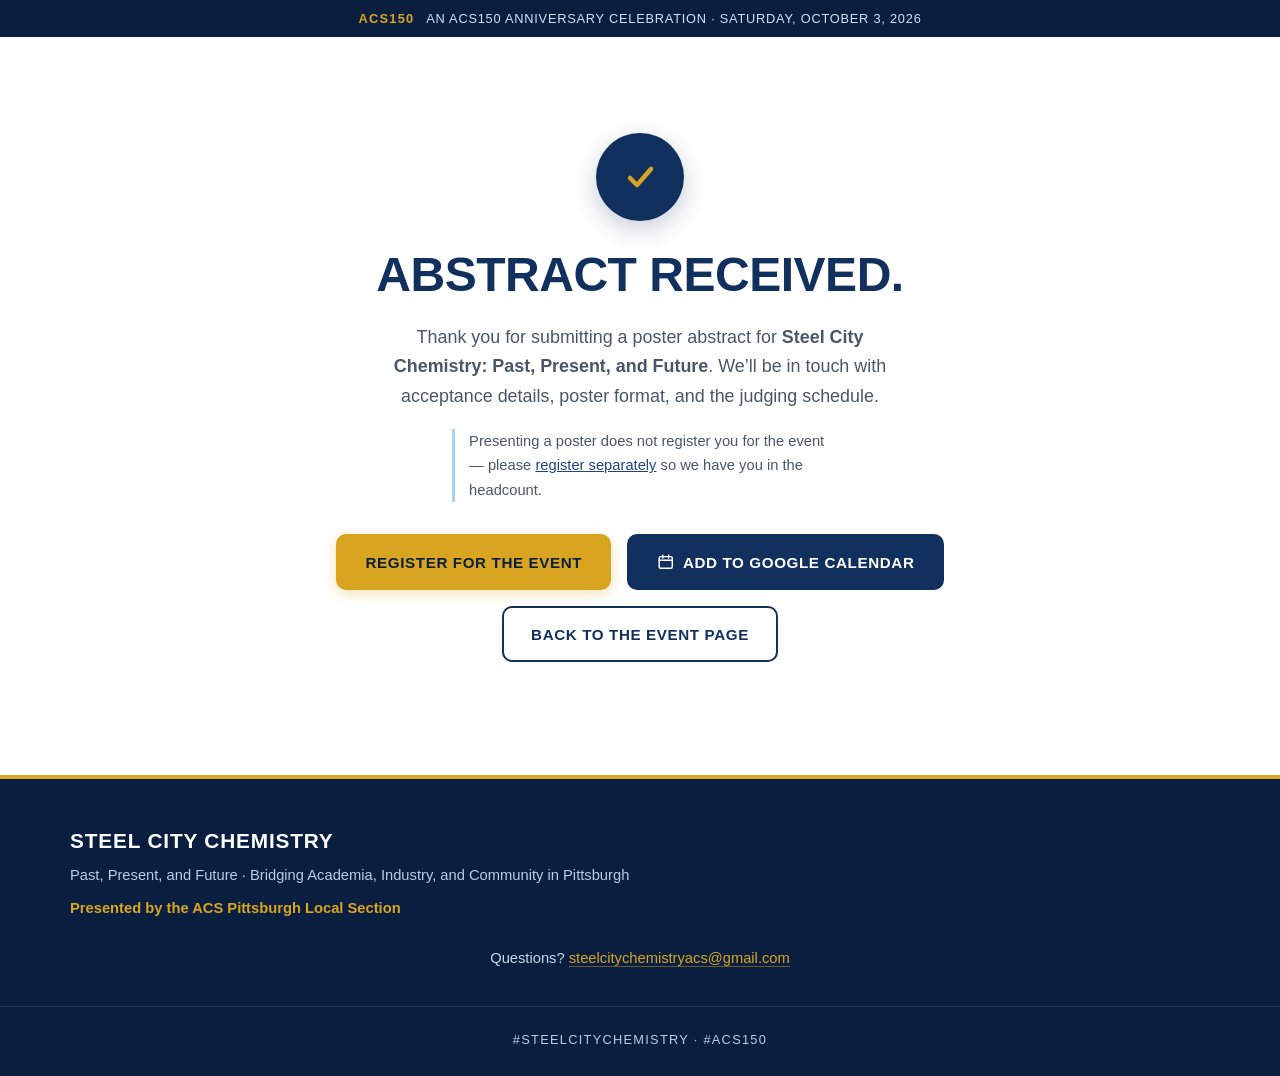
<file: site/poster-received.html>
<!DOCTYPE html>
<html lang="en">
<head>
<meta charset="utf-8">
<meta name="viewport" content="width=device-width, initial-scale=1">
<title>Abstract received — Steel City Chemistry</title>
<meta name="robots" content="noindex, nofollow">
<link rel="icon" href="assets/img/favicon.svg" type="image/svg+xml">
<link rel="stylesheet" href="styles.css?v=202609290918">
</head>
<body>

<div class="announce">
  <span class="announce__mark">ACS150</span>
  An ACS150 Anniversary Celebration · Saturday, October 3, 2026
</div>

<main class="thanks">
  <div class="wrap wrap--narrow">
    <span class="thanks__check" aria-hidden="true">
      <svg viewBox="0 0 48 48"><path d="M14 25l7 7 14-16" fill="none" stroke="currentColor" stroke-width="4.5" stroke-linecap="round" stroke-linejoin="round"/></svg>
    </span>

    <h1>Abstract received.</h1>
    <p class="thanks__lede">
      Thank you for submitting a poster abstract for
      <strong>Steel City Chemistry: Past, Present, and Future</strong>.
      We’ll be in touch with acceptance details, poster format, and the judging schedule.
    </p>

    <div class="refbox" id="refBox" hidden>
      <p class="refbox__label">Your submission reference</p>
      <p class="refbox__code" id="refCode"></p>
      <p class="refbox__note">Quote this reference in any correspondence about your abstract.</p>
    </div>

    <p class="note note--center">
      Presenting a poster does not register you for the event — please
      <a href="register.html">register separately</a> so we have you in the headcount.
    </p>

    <p class="thanks__btns">
      <a class="btn btn--gold" href="register.html">Register for the event</a>
      <a class="btn btn--navy btn--cal" href="https://calendar.google.com/calendar/render?action=TEMPLATE&amp;text=Steel%20City%20Chemistry%3A%20Past%2C%20Present%2C%20and%20Future&amp;dates=20261003T120000Z%2F20261003T210000Z&amp;details=An%20ACS150%20anniversary%20celebration%20presented%20by%20the%20ACS%20Pittsburgh%20Local%20Section%2C%20bridging%20academia%2C%20industry%2C%20and%20community%20in%20Pittsburgh.%0A%0AOpen%20to%20the%20public%20and%20free%20to%20attend.%0A%0Ahttps%3A%2F%2Fwww.steelcitychemistry.com%2F&amp;location=William%20Pitt%20Union%2C%203959%20Fifth%20Avenue%2C%20Pittsburgh%2C%20PA%2015260&amp;ctz=America%2FNew_York"
         target="_blank" rel="noopener" data-cta="gcal">
        <svg viewBox="0 0 24 24" aria-hidden="true" fill="none" stroke="currentColor" stroke-width="2" stroke-linecap="round" stroke-linejoin="round"><rect x="3" y="5" width="18" height="16" rx="2"/><path d="M8 3v4M16 3v4M3 10h18"/></svg>
        Add to Google Calendar
      </a>
      <a class="btn btn--ghost btn--ghost-dark" href="index.html">Back to the event page</a>
    </p>
  </div>
</main>

<footer class="site-footer">
  <div class="wrap site-footer__inner">
    <div class="site-footer__brand">
      <p class="site-footer__title">Steel City Chemistry</p>
      <p class="site-footer__sub">Past, Present, and Future · Bridging Academia, Industry, and Community in Pittsburgh</p>
      <p class="site-footer__org">Presented by the ACS Pittsburgh Local Section</p>
    </div>
  </div>
  <p class="site-footer__contact site-footer__contact--center">
    Questions? <a href="mailto:steelcitychemistryacs@gmail.com?subject=Steel%20City%20Chemistry%3A%20Question">steelcitychemistryacs@gmail.com</a>
  </p>
  <p class="site-footer__tags">#SteelCityChemistry · #ACS150</p>
</footer>

<script>
  (function () {
    var id = (new URLSearchParams(location.search).get('s') || '').slice(0, 32);
    if (!id) return;
    document.getElementById('refCode').textContent = id;
    document.getElementById('refBox').hidden = false;
  })();
</script>
</body>
</html>
</file>
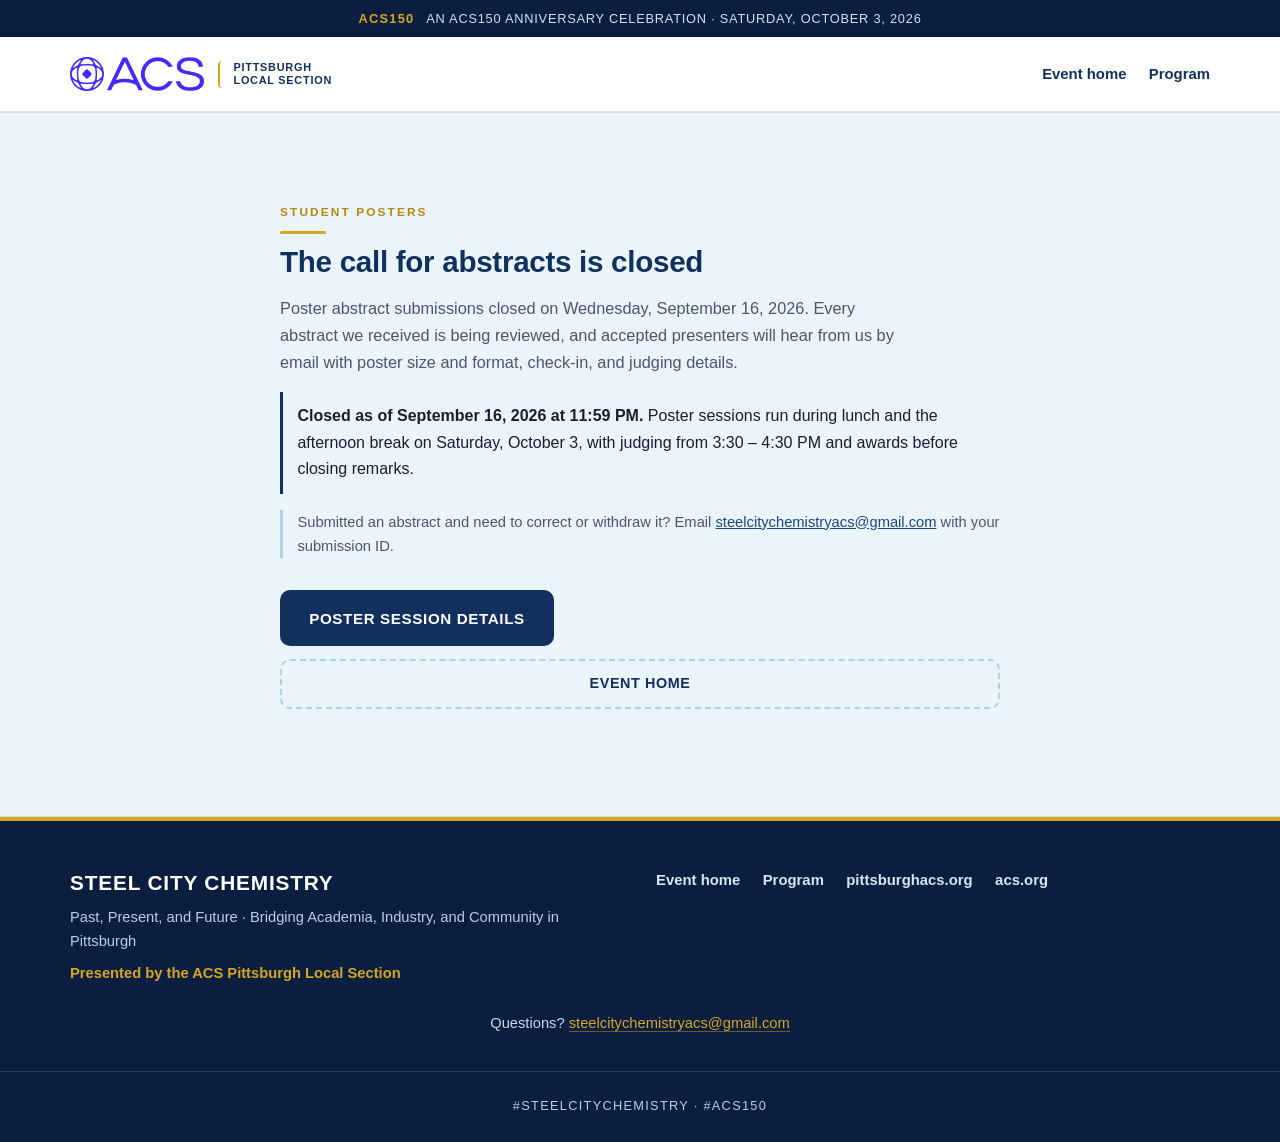
<file: site/posters.html>
<!DOCTYPE html>
<html lang="en">
<head>
<meta charset="utf-8">
<meta name="viewport" content="width=device-width, initial-scale=1">
<title>Submit a Poster — Steel City Chemistry | ACS Pittsburgh</title>
<meta name="description" content="Submit a student poster abstract for Steel City Chemistry, an ACS150 anniversary celebration at the University of Pittsburgh, October 3, 2026.">
<link rel="canonical" href="https://www.steelcitychemistry.com/posters.html">
<link rel="icon" href="assets/img/favicon.svg" type="image/svg+xml">
<link rel="stylesheet" href="styles.css?v=202609290918">
</head>
<body>

<a class="skip-link" href="#main">Skip to main content</a>

<div class="announce">
  <span class="announce__mark">ACS150</span>
  An ACS150 Anniversary Celebration · Saturday, October 3, 2026
</div>

<header class="site-header">
  <div class="wrap site-header__inner">
    <div class="brand">
      <a class="brand__acs" href="https://www.acs.org" target="_blank" rel="noopener"
         aria-label="American Chemical Society — acs.org (opens in a new tab)" title="ACS National — acs.org">
        <picture>
          <source srcset="assets/img/acs-logo.webp" type="image/webp">
          <img src="assets/img/acs-logo.png" alt="American Chemical Society" width="180" height="60" class="brand__logo">
        </picture>
      </a>
      <a class="brand__section" href="https://pittsburghacs.org" target="_blank" rel="noopener"
         aria-label="ACS Pittsburgh Local Section — pittsburghacs.org (opens in a new tab)" title="ACS Pittsburgh Local Section">
        Pittsburgh<br>Local Section
      </a>
    </div>

    <nav class="nav nav--simple" aria-label="Primary">
      <ul class="nav__list">
        <li><a href="index.html">Event home</a></li>
        <li><a href="index.html#program">Program</a></li>
      </ul>
    </nav>
  </div>
</header>

<main id="main">
<section class="section section--form">
  <div class="wrap wrap--narrow">
    <p class="eyebrow">Student posters</p>
    <h1 class="section__title">The call for abstracts is closed</h1>
    <p class="lede">
      Poster abstract submissions closed on Wednesday, September&nbsp;16, 2026.
      Every abstract we received is being reviewed, and accepted presenters will
      hear from us by email with poster size and format, check-in, and judging details.
    </p>

    <p class="note note--closed">
      <strong>Closed as of September&nbsp;16, 2026 at 11:59&nbsp;PM.</strong>
      Poster sessions run during lunch and the afternoon break on Saturday,
      October&nbsp;3, with judging from 3:30&nbsp;–&nbsp;4:30&nbsp;PM and awards before closing remarks.
    </p>

    <p class="note">
      Submitted an abstract and need to correct or withdraw it? Email
      <a href="mailto:steelcitychemistryacs@gmail.com?subject=Steel%20City%20Chemistry%3A%20Poster%20abstract">steelcitychemistryacs@gmail.com</a>
      with your submission ID.
    </p>

    <p class="closed__actions">
      <a class="btn btn--navy" href="index.html#posters">Poster session details</a>
      <a class="btn btn--outline" href="index.html">Event home</a>
    </p>

  </div>
</section>
</main>

<footer class="site-footer">
  <div class="wrap site-footer__inner">
    <div class="site-footer__brand">
      <p class="site-footer__title">Steel City Chemistry</p>
      <p class="site-footer__sub">Past, Present, and Future · Bridging Academia, Industry, and Community in Pittsburgh</p>
      <p class="site-footer__org">Presented by the ACS Pittsburgh Local Section</p>
    </div>
    <nav class="site-footer__nav" aria-label="Footer">
      <ul>
        <li><a href="index.html">Event home</a></li>
        <li><a href="index.html#program">Program</a></li>
        <li><a href="https://pittsburghacs.org" target="_blank" rel="noopener">pittsburghacs.org</a></li>
        <li><a href="https://www.acs.org" target="_blank" rel="noopener">acs.org</a></li>
      </ul>
    </nav>
  </div>
  <p class="site-footer__contact site-footer__contact--center">
    Questions? <a href="mailto:steelcitychemistryacs@gmail.com?subject=Steel%20City%20Chemistry%3A%20Question">steelcitychemistryacs@gmail.com</a>
  </p>
  <p class="site-footer__tags">#SteelCityChemistry · #ACS150</p>
</footer>

</body>
</html>
</file>
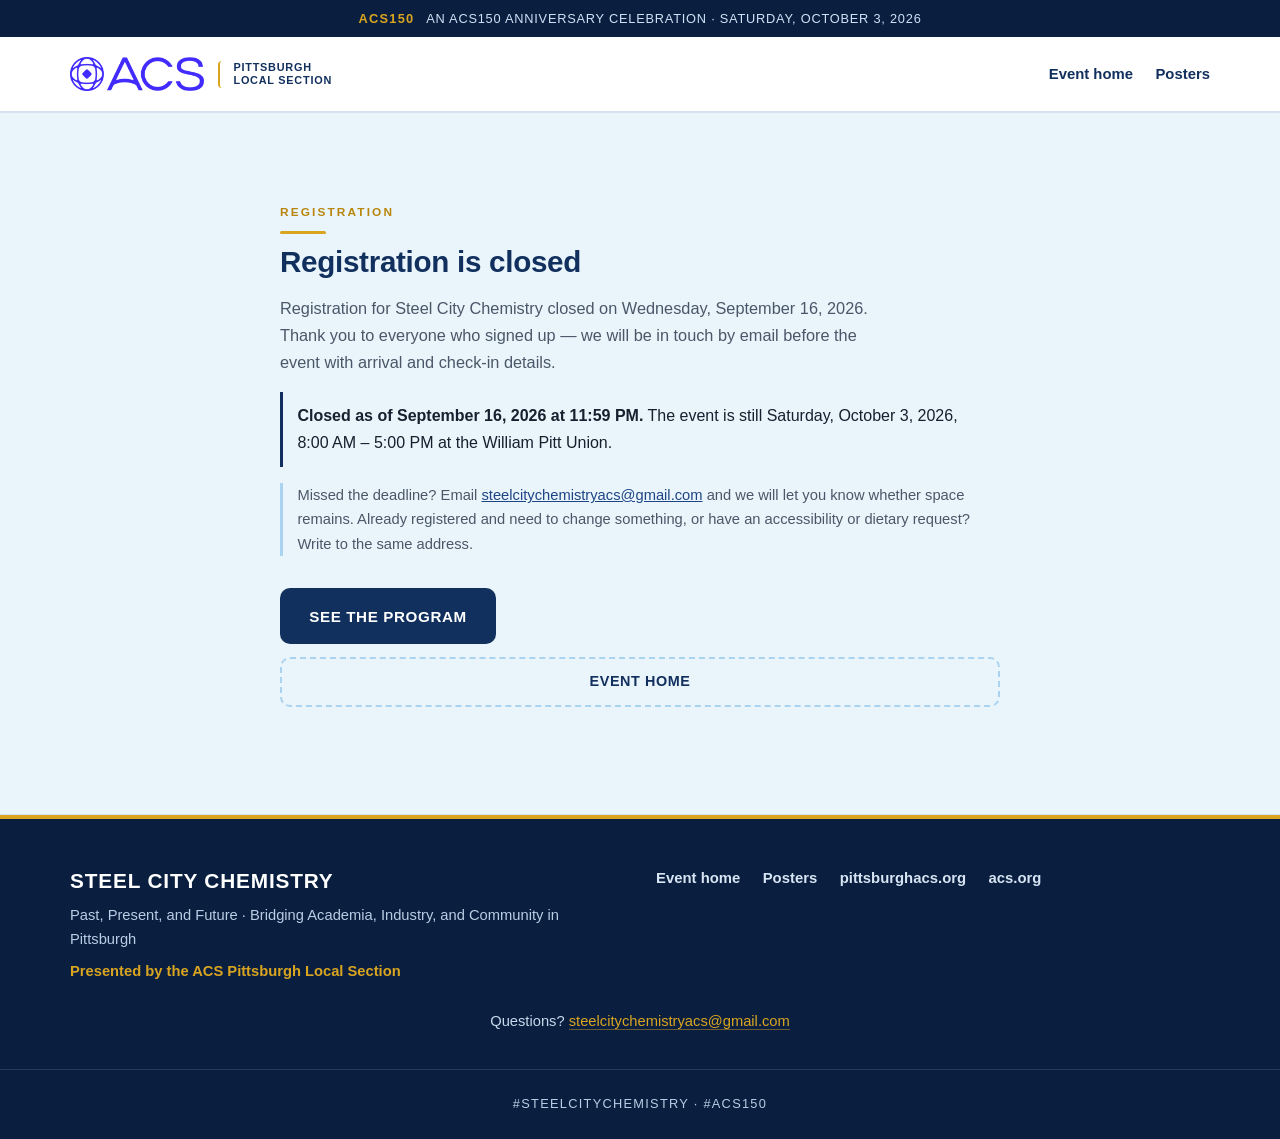
<file: site/register.html>
<!DOCTYPE html>
<html lang="en">
<head>
<meta charset="utf-8">
<meta name="viewport" content="width=device-width, initial-scale=1">
<title>Register — Steel City Chemistry | ACS Pittsburgh</title>
<meta name="description" content="Register for Steel City Chemistry, an ACS150 anniversary celebration. Saturday, October 3, 2026, William Pitt Union, University of Pittsburgh.">
<link rel="canonical" href="https://www.steelcitychemistry.com/register.html">
<link rel="icon" href="assets/img/favicon.svg" type="image/svg+xml">
<link rel="stylesheet" href="styles.css?v=202609290918">
</head>
<body>

<a class="skip-link" href="#main">Skip to main content</a>

<div class="announce">
  <span class="announce__mark">ACS150</span>
  An ACS150 Anniversary Celebration · Saturday, October 3, 2026
</div>

<header class="site-header">
  <div class="wrap site-header__inner">
    <div class="brand">
      <a class="brand__acs" href="https://www.acs.org" target="_blank" rel="noopener"
         aria-label="American Chemical Society — acs.org (opens in a new tab)" title="ACS National — acs.org">
        <picture>
          <source srcset="assets/img/acs-logo.webp" type="image/webp">
          <img src="assets/img/acs-logo.png" alt="American Chemical Society" width="180" height="60" class="brand__logo">
        </picture>
      </a>
      <a class="brand__section" href="https://pittsburghacs.org" target="_blank" rel="noopener"
         aria-label="ACS Pittsburgh Local Section — pittsburghacs.org (opens in a new tab)" title="ACS Pittsburgh Local Section">
        Pittsburgh<br>Local Section
      </a>
    </div>

    <nav class="nav nav--simple" aria-label="Primary">
      <ul class="nav__list">
        <li><a href="index.html">Event home</a></li>
        <li><a href="posters.html">Posters</a></li>
      </ul>
    </nav>
  </div>
</header>

<main id="main">
<section class="section section--form">
  <div class="wrap wrap--narrow">
    <p class="eyebrow">Registration</p>
    <h1 class="section__title">Registration is closed</h1>
    <p class="lede">
      Registration for Steel City Chemistry closed on Wednesday,
      September&nbsp;16, 2026. Thank you to everyone who signed up — we will be in
      touch by email before the event with arrival and check-in details.
    </p>

    <p class="note note--closed">
      <strong>Closed as of September&nbsp;16, 2026 at 11:59&nbsp;PM.</strong>
      The event is still Saturday, October&nbsp;3, 2026, 8:00&nbsp;AM&nbsp;–&nbsp;5:00&nbsp;PM at the
      William Pitt Union.
    </p>

    <p class="note">
      Missed the deadline? Email
      <a href="mailto:steelcitychemistryacs@gmail.com?subject=Steel%20City%20Chemistry%3A%20Late%20registration">steelcitychemistryacs@gmail.com</a>
      and we will let you know whether space remains.
      Already registered and need to change something, or have an accessibility or
      dietary request? Write to the same address.
    </p>

    <p class="closed__actions">
      <a class="btn btn--navy" href="index.html#program">See the Program</a>
      <a class="btn btn--outline" href="index.html">Event home</a>
    </p>

  </div>
</section>
</main>

<footer class="site-footer">
  <div class="wrap site-footer__inner">
    <div class="site-footer__brand">
      <p class="site-footer__title">Steel City Chemistry</p>
      <p class="site-footer__sub">Past, Present, and Future · Bridging Academia, Industry, and Community in Pittsburgh</p>
      <p class="site-footer__org">Presented by the ACS Pittsburgh Local Section</p>
    </div>
    <nav class="site-footer__nav" aria-label="Footer">
      <ul>
        <li><a href="index.html">Event home</a></li>
        <li><a href="posters.html">Posters</a></li>
        <li><a href="https://pittsburghacs.org" target="_blank" rel="noopener">pittsburghacs.org</a></li>
        <li><a href="https://www.acs.org" target="_blank" rel="noopener">acs.org</a></li>
      </ul>
    </nav>
  </div>
  <p class="site-footer__contact site-footer__contact--center">
    Questions? <a href="mailto:steelcitychemistryacs@gmail.com?subject=Steel%20City%20Chemistry%3A%20Question">steelcitychemistryacs@gmail.com</a>
  </p>
  <p class="site-footer__tags">#SteelCityChemistry · #ACS150</p>
</footer>

</body>
</html>
</file>
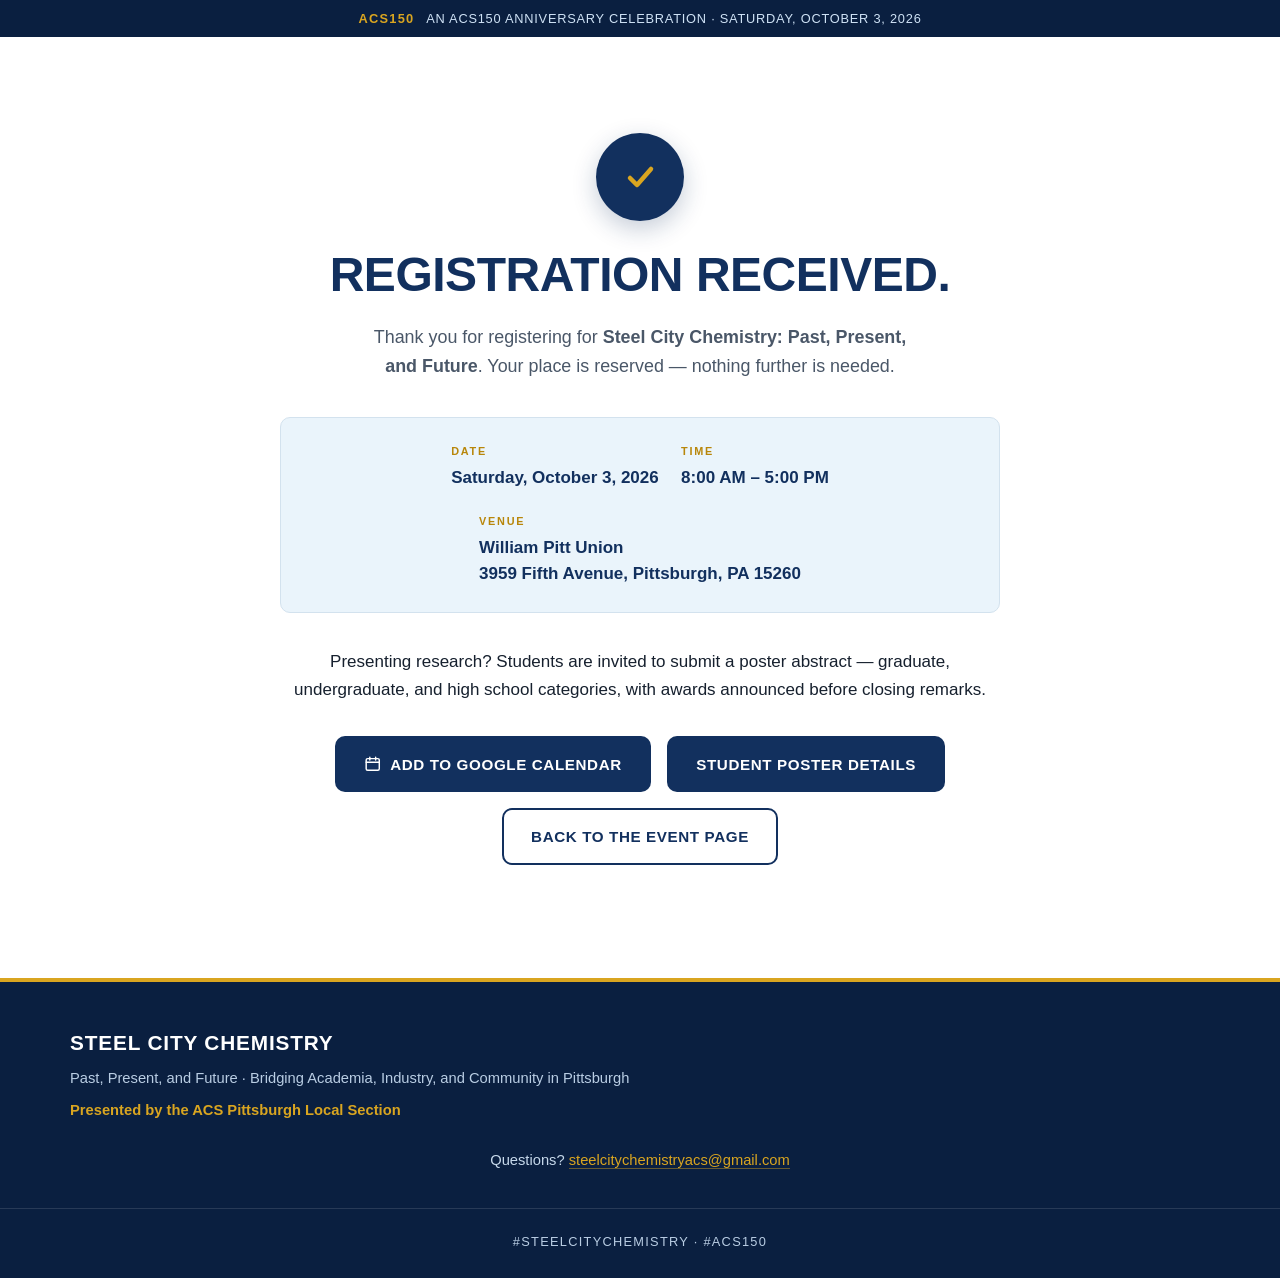
<file: site/thanks.html>
<!DOCTYPE html>
<html lang="en">
<head>
<meta charset="utf-8">
<meta name="viewport" content="width=device-width, initial-scale=1">
<title>Registration received — Steel City Chemistry</title>
<meta name="robots" content="noindex, nofollow">
<link rel="icon" href="assets/img/favicon.svg" type="image/svg+xml">
<link rel="stylesheet" href="styles.css?v=202609290918">
</head>
<body>

<div class="announce">
  <span class="announce__mark">ACS150</span>
  An ACS150 Anniversary Celebration · Saturday, October 3, 2026
</div>

<main class="thanks">
  <div class="wrap wrap--narrow">
    <span class="thanks__check" aria-hidden="true">
      <svg viewBox="0 0 48 48"><path d="M14 25l7 7 14-16" fill="none" stroke="currentColor" stroke-width="4.5" stroke-linecap="round" stroke-linejoin="round"/></svg>
    </span>

    <h1>Registration received.</h1>
    <p class="thanks__lede">
      Thank you for registering for <strong>Steel City Chemistry: Past, Present, and Future</strong>.
      Your place is reserved — nothing further is needed.
    </p>

    <div class="refbox" id="refBox" hidden>
      <p class="refbox__label">Your registration reference</p>
      <p class="refbox__code" id="refCode"></p>
      <p class="refbox__note" id="refPeople"></p>
      <p class="refbox__note">
        Please quote this reference in any correspondence about your registration.
        Keep this page or take a screenshot.
      </p>
    </div>

    <dl class="thanks__meta">
      <div><dt>Date</dt><dd>Saturday, October 3, 2026</dd></div>
      <div><dt>Time</dt><dd>8:00 AM – 5:00 PM</dd></div>
      <div><dt>Venue</dt><dd>William Pitt Union<br>3959 Fifth Avenue, Pittsburgh, PA 15260</dd></div>
    </dl>

    <p>
      Presenting research? Students are invited to submit a poster abstract —
      graduate, undergraduate, and high school categories, with awards announced before closing remarks.
    </p>

    <p class="thanks__btns">
      <a class="btn btn--navy btn--cal" href="https://calendar.google.com/calendar/render?action=TEMPLATE&amp;text=Steel%20City%20Chemistry%3A%20Past%2C%20Present%2C%20and%20Future&amp;dates=20261003T120000Z%2F20261003T210000Z&amp;details=An%20ACS150%20anniversary%20celebration%20presented%20by%20the%20ACS%20Pittsburgh%20Local%20Section%2C%20bridging%20academia%2C%20industry%2C%20and%20community%20in%20Pittsburgh.%0A%0AOpen%20to%20the%20public%20and%20free%20to%20attend.%0A%0Ahttps%3A%2F%2Fwww.steelcitychemistry.com%2F&amp;location=William%20Pitt%20Union%2C%203959%20Fifth%20Avenue%2C%20Pittsburgh%2C%20PA%2015260&amp;ctz=America%2FNew_York"
         target="_blank" rel="noopener" data-cta="gcal">
        <svg viewBox="0 0 24 24" aria-hidden="true" fill="none" stroke="currentColor" stroke-width="2" stroke-linecap="round" stroke-linejoin="round"><rect x="3" y="5" width="18" height="16" rx="2"/><path d="M8 3v4M16 3v4M3 10h18"/></svg>
        Add to Google Calendar
      </a>
      <a class="btn btn--navy" href="index.html#posters">Student poster details</a>
      <a class="btn btn--ghost btn--ghost-dark" href="index.html">Back to the event page</a>
    </p>
  </div>
</main>

<footer class="site-footer">
  <div class="wrap site-footer__inner">
    <div class="site-footer__brand">
      <p class="site-footer__title">Steel City Chemistry</p>
      <p class="site-footer__sub">Past, Present, and Future · Bridging Academia, Industry, and Community in Pittsburgh</p>
      <p class="site-footer__org">Presented by the ACS Pittsburgh Local Section</p>
    </div>
  </div>
  <p class="site-footer__contact site-footer__contact--center">
    Questions? <a href="mailto:steelcitychemistryacs@gmail.com?subject=Steel%20City%20Chemistry%3A%20Question">steelcitychemistryacs@gmail.com</a>
  </p>
  <p class="site-footer__tags">#SteelCityChemistry · #ACS150</p>
</footer>

<script src="reference.js?v=202609290918" defer></script>
</body>
</html>
</file>
<file: site/styles.css>
/* ==========================================================================
   Steel City Chemistry — ACS Pittsburgh Local Section
   Palette derived from the event poster.
   ========================================================================== */

:root {
  --navy:      #12305e;
  --navy-deep: #0a1f40;
  --navy-soft: #1d4585;
  --gold:      #d9a520;
  --gold-deep: #b8860a;
  --sky:       #a9d3ef;
  --sky-pale:  #eaf4fb;
  --green:     #2f6b3f;
  --ink:       #16202e;
  --ink-soft:  #4a5768;
  --line:      #d3e2ee;
  --white:     #ffffff;

  --wrap: 1140px;
  --r: 10px;
  --shadow: 0 1px 2px rgba(18,48,94,.06), 0 8px 24px rgba(18,48,94,.07);
  --shadow-lg: 0 2px 6px rgba(18,48,94,.08), 0 18px 44px rgba(18,48,94,.13);

  --font: -apple-system, BlinkMacSystemFont, "Segoe UI", Roboto, "Helvetica Neue", Arial, sans-serif;
  --font-display: "Helvetica Neue", "Segoe UI", Roboto, Arial, sans-serif;

  --header-h: 74px;
}

/* ---------- reset-ish ---------- */
*, *::before, *::after { box-sizing: border-box; }
html { scroll-behavior: smooth; }
@media (prefers-reduced-motion: reduce) {
  html { scroll-behavior: auto; }
  *, *::before, *::after { animation-duration: .001ms !important; transition-duration: .001ms !important; }
}
body {
  margin: 0;
  font-family: var(--font);
  font-size: 17px;
  line-height: 1.65;
  color: var(--ink);
  background: var(--white);
  -webkit-font-smoothing: antialiased;
}
img, picture, svg { max-width: 100%; }
img { height: auto; display: block; }
h1, h2, h3, h4 { margin: 0 0 .4em; line-height: 1.18; }
p { margin: 0 0 1em; }
ul, ol { margin: 0; padding: 0; list-style: none; }
a { color: var(--navy-soft); }

.wrap { width: min(100% - 2.5rem, var(--wrap)); margin-inline: auto; }

/* ---------- focus & skip ---------- */
:focus-visible {
  outline: 3px solid var(--gold);
  outline-offset: 3px;
  border-radius: 3px;
}
.skip-link {
  position: absolute; left: -9999px; top: 0; z-index: 200;
  background: var(--navy); color: #fff; padding: .8rem 1.2rem;
  font-weight: 700; text-decoration: none;
}
.skip-link:focus { left: .5rem; top: .5rem; }

/* ==========================================================================
   Header
   ========================================================================== */
.announce {
  background: var(--navy-deep);
  color: #cfe2f5;
  font-size: .8rem;
  letter-spacing: .06em;
  text-transform: uppercase;
  text-align: center;
  padding: .5rem 1rem;
}
.announce__mark {
  color: var(--gold);
  font-weight: 800;
  letter-spacing: .1em;
  margin-right: .5rem;
}

/* Simple header nav on the form pages — no sticky CTA, no scroll-spy. */
.nav--simple { position: static; display: flex; }
.nav--simple .nav__list { display: flex; gap: 1.4rem; }

.site-header {
  position: sticky; top: 0; z-index: 100;
  background: rgba(255,255,255,.94);
  backdrop-filter: blur(10px);
  border-bottom: 1px solid var(--line);
  transition: box-shadow .2s ease;
}
.site-header.is-stuck { box-shadow: 0 4px 20px rgba(18,48,94,.11); }
.site-header__inner {
  display: flex; align-items: center; gap: 1.5rem;
  min-height: var(--header-h);
}

/* Two separate destinations: the ACS mark goes to acs.org, the section
   wordmark to pittsburghacs.org. Kept visually as one lockup. */
.brand { display: flex; align-items: center; gap: .85rem; flex-shrink: 0; }
.brand__acs, .brand__section {
  text-decoration: none;
  border-radius: 4px;
  transition: opacity .15s ease, color .15s ease;
}
.brand__acs { display: block; }
.brand__acs:hover { opacity: .72; }
.brand__logo { height: 34px; width: auto; display: block; }
.brand__section {
  font-size: .68rem; line-height: 1.25; font-weight: 700;
  text-transform: uppercase; letter-spacing: .07em;
  color: var(--navy); padding-left: .85rem;
  border-left: 2px solid var(--gold);
}
.brand__section:hover { color: var(--gold-deep); }

.nav { display: flex; align-items: center; gap: 1.4rem; margin-left: auto; }
.nav__list { display: flex; gap: 1.35rem; }
.nav__list a {
  text-decoration: none; color: var(--navy);
  font-size: .93rem; font-weight: 600;
  padding: .35rem 0; display: block; position: relative;
}
.nav__list a::after {
  content: ""; position: absolute; left: 0; right: 0; bottom: -2px;
  height: 3px; background: var(--gold); border-radius: 2px;
  transform: scaleX(0); transition: transform .18s ease;
}
.nav__list a:hover::after, .nav__list a.is-current::after { transform: scaleX(1); }

.nav-toggle {
  display: none; margin-left: auto; gap: .6rem; align-items: center;
  background: none; border: 1px solid var(--line); border-radius: var(--r);
  padding: .5rem .8rem; font: inherit; font-size: .85rem; font-weight: 700;
  color: var(--navy); cursor: pointer;
}
.nav-toggle__bars { display: grid; gap: 4px; }
.nav-toggle__bars span { display: block; width: 18px; height: 2px; background: var(--navy); border-radius: 2px; }

/* ==========================================================================
   Buttons
   ========================================================================== */
.btn {
  display: inline-flex; flex-direction: column; align-items: center;
  padding: .85rem 1.7rem;
  border-radius: var(--r);
  font-weight: 800; font-size: .95rem;
  letter-spacing: .04em; text-transform: uppercase;
  text-decoration: none; text-align: center;
  border: 2px solid transparent;
  transition: transform .12s ease, background-color .15s ease, box-shadow .15s ease;
}
.btn:hover { transform: translateY(-2px); }
/* .btn stacks its children so .btn__note can sit under the label; a button with
   a leading icon needs the row axis back. */
.btn--cal { flex-direction: row; gap: .55rem; }
.venue__cal { margin-top: 1.4rem; }

/* Contact addresses are shown as text as well as linked: mailto: silently does
   nothing for people on webmail with no mail-client handler, and a visible
   address can still be copied. */
.contact-line { margin-top: 1rem; font-size: .95rem; color: var(--ink-soft); }
.site-footer__contact {
  margin: 1.6rem 0 0; font-size: .92rem; line-height: 1.7; color: #c6d8ea;
}
.site-footer__contact--center { text-align: center; }
.site-footer__contact a { color: var(--gold); text-decoration: none; border-bottom: 1px solid rgba(217,165,32,.45); }
.site-footer__contact a:hover { color: #e8b32c; }
.btn--cal svg { width: 1.15em; height: 1.15em; flex: none; }
.btn--gold  { background: var(--gold); color: var(--navy-deep); box-shadow: 0 4px 14px rgba(217,165,32,.32); }
.btn--gold:hover { background: #e8b32c; }
.btn--navy  { background: var(--navy); color: #fff; }
.btn--navy:hover { background: var(--navy-soft); }
.btn--ghost { background: rgba(255,255,255,.08); color: #fff; border-color: rgba(255,255,255,.55); }
.btn--ghost:hover { background: rgba(255,255,255,.18); }
.btn--sm { padding: .55rem 1.1rem; font-size: .82rem; }

.btn__note {
  display: block; font-style: normal; font-weight: 600;
  font-size: .68rem; letter-spacing: .03em; text-transform: none;
  opacity: .82; margin-top: .15rem;
}
/* Pending links: visibly present, not yet actionable. */
.btn.is-pending { cursor: not-allowed; opacity: .92; }
.btn.is-pending:hover { transform: none; }
.btn--sm.is-pending .btn__note { display: none; }

/* ==========================================================================
   Hero
   ========================================================================== */
.hero {
  position: relative;
  background: linear-gradient(180deg, var(--navy-deep) 0%, var(--navy) 42%, #1b4a86 100%);
  color: #fff;
  overflow: hidden;
  padding-top: 3.2rem;
}
.hero__art {
  position: absolute; left: 0; right: 0; bottom: 2.35rem;
  z-index: 0; pointer-events: none;
}
.hero__art img { width: 100%; object-fit: cover; }
/* Scrim so display type stays legible over the skyline. */
.hero__art::after {
  content: ""; position: absolute; inset: 0;
  background: linear-gradient(180deg, var(--navy) 0%, rgba(18,48,94,.72) 26%, rgba(18,48,94,.12) 62%, rgba(18,48,94,0) 100%);
}
.hero__inner { position: relative; z-index: 2; text-align: center; padding-bottom: 15rem; }

/* The link carries the centring and spacing so it shrink-wraps the logo —
   a block-level anchor would make the whole hero width clickable. */
.hero__acs150-link {
  display: inline-block; margin: 0 auto 1.8rem;
  border-radius: 8px; transition: transform .15s ease, box-shadow .15s ease;
}
.hero__acs150-link:hover, .hero__acs150-link:focus-visible {
  transform: translateY(-2px);
  box-shadow: 0 8px 22px rgba(0, 0, 0, .3);
}
.hero__acs150 { height: 118px; width: auto; display: block; border-radius: 8px; }

.hero__title {
  font-family: var(--font-display);
  font-size: clamp(2.5rem, 7.2vw, 5.1rem);
  font-weight: 800; letter-spacing: -.015em;
  text-transform: uppercase;
  margin-bottom: .12em;
  text-shadow: 0 2px 18px rgba(6,20,44,.5);
}
.hero__sub {
  font-family: var(--font-display);
  font-size: clamp(1.05rem, 2.7vw, 1.7rem);
  font-weight: 700; letter-spacing: .13em; text-transform: uppercase;
  color: var(--gold);
  margin-bottom: .5em;
}
.hero__sub::before, .hero__sub::after {
  content: ""; display: inline-block; width: clamp(20px, 5vw, 56px); height: 2px;
  background: var(--gold); vertical-align: middle; margin: 0 .8em;
}
.hero__tag {
  font-size: clamp(.9rem, 2vw, 1.08rem);
  letter-spacing: .08em; text-transform: uppercase; font-weight: 600;
  color: #dbe9f8;
  margin-bottom: 2.2rem;
}

.hero__meta {
  display: flex; flex-wrap: wrap; justify-content: center; gap: 0;
  margin: 0 0 2.4rem;
}
.hero__meta > div {
  padding: 0 clamp(1rem, 4vw, 2.6rem);
  border-left: 1px solid rgba(255,255,255,.24);
}
.hero__meta > div:first-child { border-left: 0; }
.hero__meta dt {
  font-size: .68rem; font-weight: 800; letter-spacing: .16em;
  text-transform: uppercase; color: var(--gold); margin-bottom: .3rem;
}
.hero__meta dd { margin: 0; font-size: 1.02rem; font-weight: 700; line-height: 1.4; }
.hero__meta dd span { font-weight: 500; color: #cfe0f2; font-size: .92rem; }

.hero__cta { display: flex; flex-wrap: wrap; gap: 1rem; justify-content: center; }

.hero__open {
  margin: 1.5rem 0 0; display: flex; flex-direction: column; gap: .3rem;
  align-items: center; line-height: 1.4;
}
.hero__open strong {
  font-size: 1.05rem; letter-spacing: .01em; color: var(--gold);
}
.hero__open span { font-size: .92rem; color: #cfe0f2; }

/* Sits over the bottom of the skyline band, right-aligned the way a print
   credit would be. Small and low-contrast: present if looked for, not
   competing with the display type above it. */
.hero__credit {
  position: absolute; right: 1.2rem; bottom: 2.7rem; z-index: 2;
  margin: 0; font-size: .68rem; letter-spacing: .04em;
  color: rgba(255, 255, 255, .62);
  text-shadow: 0 1px 3px rgba(0, 0, 0, .6);
}

.hero__rule {
  position: relative; z-index: 2; margin: 0;
  background: var(--gold);
  color: var(--navy-deep);
  text-align: center;
  font-size: clamp(.7rem, 1.7vw, .85rem);
  font-weight: 800; font-style: italic;
  letter-spacing: .07em; text-transform: uppercase;
  padding: .7rem 1rem;
}

/* ==========================================================================
   Sections
   ========================================================================== */
.section { padding: clamp(3.5rem, 7vw, 6rem) 0; }
/* Anchor targets must clear the sticky header, or headings land underneath it. */
.section, .hero { scroll-margin-top: calc(var(--header-h) + 12px); }
.section--tint { background: var(--sky-pale); border-block: 1px solid var(--line); }

.eyebrow {
  font-size: .74rem; font-weight: 800; letter-spacing: .18em;
  text-transform: uppercase; color: var(--gold-deep);
  margin-bottom: .7rem;
}
.eyebrow::after {
  content: ""; display: block; width: 46px; height: 3px;
  background: var(--gold); border-radius: 2px; margin-top: .55rem;
}
.eyebrow--sm { font-size: .68rem; }
.eyebrow--sm::after { display: none; }
.eyebrow--light { color: var(--gold); }
.eyebrow--light::after { margin-inline: auto; }

.section__title {
  font-family: var(--font-display);
  font-size: clamp(1.35rem, 2.6vw, 1.85rem);
  font-weight: 800; letter-spacing: -.01em;
  color: var(--navy);
  max-width: 30ch;
  margin-bottom: .5em;
}
.lede { font-size: 1.02rem; color: var(--ink-soft); max-width: 68ch; }
.lede--sm { font-size: .95rem; }
.h-sub {
  font-family: var(--font-display);
  font-size: 1.05rem; font-weight: 800; color: var(--navy);
  letter-spacing: -.005em;
}
.h-sub--center { text-align: center; margin-top: 3.5rem; margin-bottom: 1.6rem; }
.center { text-align: center; }
.note {
  font-size: .92rem; color: var(--ink-soft);
  border-left: 3px solid var(--sky);
  padding-left: .9rem; margin-bottom: 1rem;
}
/* Deadlines are the one thing a visitor must not miss, so this note reads as a
   flag rather than fine print. */
.note--deadline {
  border-left-color: var(--gold); color: var(--ink);
  font-size: 1rem; background: #fdf6e3;
  padding: .7rem .9rem; border-radius: 0 6px 6px 0;
}

/* ---------- pillars ---------- */
.pillars {
  display: grid; gap: 1.5rem; margin: 3rem 0 3.5rem;
  grid-template-columns: repeat(auto-fit, minmax(240px, 1fr));
}
.pillar { text-align: center; }
.pillar__icon {
  display: grid; place-items: center;
  width: 92px; height: 92px; margin: 0 auto 1.1rem;
  border-radius: 50%;
  background: var(--navy);
  box-shadow: 0 6px 20px rgba(18,48,94,.22);
}
.pillar--community .pillar__icon { background: var(--green); }
.pillar__icon svg { width: 46px; height: 46px; fill: #fff; stroke: #fff; }
.pillar__icon svg [fill="none"] { fill: none; }
.pillar h3 {
  font-family: var(--font-display);
  font-size: 1.15rem; font-weight: 800;
  text-transform: uppercase; letter-spacing: .1em;
  color: var(--navy);
}
.pillar p { color: var(--ink-soft); max-width: 30ch; margin-inline: auto; }

/* ---------- split ---------- */
.split { display: grid; gap: 2.2rem; grid-template-columns: repeat(auto-fit, minmax(280px, 1fr)); }
.split__col { background: var(--white); border: 1px solid var(--line); border-radius: var(--r); padding: 1.7rem; }
.section--tint .split__col { background: var(--white); }

/* ==========================================================================
   People (organizers + speakers)
   ========================================================================== */
.people {
  display: grid; gap: 1.4rem;
  grid-template-columns: repeat(auto-fill, minmax(232px, 1fr));
  margin-top: 2.6rem;
}
.person {
  background: var(--white);
  border: 1px solid var(--sky);
  border-radius: var(--r);
  padding: 1.6rem 1.2rem;
  text-align: center;
  box-shadow: var(--shadow);
  transition: transform .16s ease, box-shadow .16s ease;
}
.person:hover { transform: translateY(-3px); box-shadow: var(--shadow-lg); }

.avatar {
  display: grid; place-items: center;
  width: 112px; height: 112px; margin: 0 auto 1rem;
  border-radius: 50%;
  object-fit: cover;
  border: 3px solid var(--gold);
  background: var(--sky-pale);
}
/* Monogram stand-in until approved headshots arrive. */
.avatar--mono {
  font-family: var(--font-display);
  font-size: 2.15rem; font-weight: 800; letter-spacing: .04em;
  color: var(--navy);
  background: linear-gradient(150deg, var(--sky) 0%, var(--sky-pale) 100%);
}
.avatar--tba {
  font-size: 2.4rem; font-weight: 800; color: var(--ink-soft);
  background: repeating-linear-gradient(-45deg, #eef4f9 0 8px, #e3ecf4 8px 16px);
  border-color: var(--line);
}

.person__tag {
  font-size: .64rem; font-weight: 800; letter-spacing: .13em;
  text-transform: uppercase; color: var(--gold-deep);
  margin-bottom: .5rem;
}
.person__name {
  font-family: var(--font-display);
  font-size: 1.05rem; font-weight: 800; color: var(--navy);
  margin-bottom: .3rem;
}
.person__role { font-size: .92rem; font-weight: 600; margin-bottom: .1rem; }
.person__org  { font-size: .88rem; color: var(--ink-soft); margin: 0; }

.person--featured {
  grid-column: span 2;
  border-color: var(--gold);
  border-width: 2px;
  background: linear-gradient(180deg, #fffdf6 0%, var(--white) 55%);
}
.person--featured .avatar { width: 136px; height: 136px; }
.person--featured .avatar--mono { font-size: 2.6rem; }
.person--featured .person__name { font-size: 1.28rem; }
.person--tba { border-style: dashed; border-color: var(--line); box-shadow: none; }
.person--tba:hover { transform: none; box-shadow: none; }

.people--organizers { grid-template-columns: repeat(auto-fill, minmax(226px, 1fr)); }

/* Speaker cards are shown in one grid; the category filter was removed. */

/* ==========================================================================
   Program
   ========================================================================== */
.agenda { margin-top: 2.6rem; border-top: 2px solid var(--navy); }
.agenda__row {
  display: grid;
  grid-template-columns: 210px 1fr 190px;
  gap: 1.4rem; align-items: center;
  padding: 1.05rem .6rem;
  border-bottom: 1px solid var(--line);
}
.agenda__row--session { background: var(--sky-pale); }
.section--tint .agenda__row--session { background: #dfeef9; }
.agenda__row p { margin: 0; }
.agenda__time { font-weight: 800; color: var(--navy); font-variant-numeric: tabular-nums; font-size: .95rem; }
.agenda__what { font-size: 1.02rem; }
.agenda__what strong { color: var(--navy); }
.agenda__focus { text-align: right; }
.chip {
  display: inline-block; font-size: .72rem; font-weight: 800;
  letter-spacing: .08em; text-transform: uppercase;
  padding: .3rem .75rem; border-radius: 999px;
  background: #e6edf4; color: var(--ink-soft);
}
.chip--navy { background: var(--navy); color: #fff; }

.highlights {
  display: grid; gap: 1.3rem;
  grid-template-columns: repeat(auto-fit, minmax(250px, 1fr));
}
.highlight {
  border: 1px solid var(--line); border-top: 4px solid var(--gold);
  border-radius: var(--r); padding: 1.5rem 1.3rem;
  background: var(--white);
}
.highlight__time {
  font-size: .74rem; font-weight: 800; letter-spacing: .1em;
  text-transform: uppercase; color: var(--gold-deep); margin-bottom: .4rem;
}
.highlight h4 { font-family: var(--font-display); font-size: 1.08rem; font-weight: 800; color: var(--navy); }
.highlight p:last-child { margin: 0; color: var(--ink-soft); font-size: .95rem; }

/* ==========================================================================
   Take part / awards
   ========================================================================== */
.takepart {
  display: grid; gap: 1.6rem; margin-top: 2.6rem;
  grid-template-columns: repeat(auto-fit, minmax(300px, 1fr));
}
.card {
  background: var(--white); border: 1px solid var(--sky);
  border-radius: var(--r); padding: 1.9rem;
  box-shadow: var(--shadow);
  display: flex; flex-direction: column;
}
.card--cta .btn { align-self: flex-start; margin-top: auto; }

.ticks { margin: 0 0 1.4rem; display: grid; gap: .5rem; }
.ticks li { position: relative; padding-left: 1.6rem; font-size: .95rem; color: var(--ink-soft); }
.ticks li::before {
  content: ""; position: absolute; left: 0; top: .52em;
  width: 8px; height: 8px; border-radius: 50%; background: var(--gold);
}

.awards {
  margin-top: 2.6rem; padding: 2rem;
  background: var(--navy); color: #fff; border-radius: var(--r);
}
.awards .h-sub { color: #fff; }
.awards__lede { color: #d5e4f4; max-width: 70ch; }
.awards__lede strong { color: var(--gold); }
.awards__grid {
  display: grid; gap: 1.2rem; margin: 1.8rem 0 1.4rem;
  grid-template-columns: repeat(auto-fit, minmax(210px, 1fr));
}
.award-cat {
  background: rgba(255,255,255,.07);
  border: 1px solid rgba(255,255,255,.16);
  border-radius: var(--r); padding: 1.2rem;
}
.award-cat h4 {
  font-size: .78rem; font-weight: 800; letter-spacing: .13em;
  text-transform: uppercase; color: var(--gold); margin-bottom: .8rem;
}
.award-cat ul { display: grid; gap: .4rem; }
.award-cat li { display: flex; gap: .7rem; font-size: .95rem; font-variant-numeric: tabular-nums; }
.award-cat li span { font-weight: 800; color: var(--sky); min-width: 2.4em; }
.awards .note { color: #c6d8ea; border-left-color: var(--gold); margin: 0; }
/* The deadline callout keeps its own light background inside the navy panel, so
   it must not inherit the light-on-dark text colour above. */
.awards .note--deadline { color: var(--ink); margin: 0 0 1rem; }

/* ==========================================================================
   Registration form
   ========================================================================== */
.wrap--narrow { width: min(100% - 2.5rem, 720px); }
.section--form { background: var(--sky-pale); border-block: 1px solid var(--line); }
.req { color: var(--gold-deep); font-weight: 800; }
.req-key { color: var(--gold-deep); font-weight: 800; }

.form {
  margin-top: 2.4rem;
  background: var(--white);
  border: 1px solid var(--sky);
  border-radius: var(--r);
  padding: clamp(1.4rem, 4vw, 2.4rem);
  box-shadow: var(--shadow);
}
.hp { position: absolute; left: -9999px; }

/* "We filled this in for you" bar. Must be dismissible: shared and lab
   machines mean the details on screen may belong to someone else. */
.prefill {
  display: flex; flex-wrap: wrap; align-items: center; gap: .8rem;
  background: var(--sky-pale); border: 1px solid var(--sky);
  border-radius: var(--r); padding: .8rem 1rem; margin-bottom: 1.6rem;
  font-size: .9rem; color: var(--navy);
}
.prefill__text { flex: 1; min-width: 12rem; }
.prefill__clear {
  font: inherit; font-size: .8rem; font-weight: 700;
  color: var(--navy); background: var(--white);
  border: 1.5px solid var(--sky); border-radius: 999px;
  padding: .35rem .9rem; cursor: pointer;
}
.prefill__clear:hover { border-color: var(--navy); }

.form__grid { display: grid; gap: 1.3rem; grid-template-columns: repeat(auto-fit, minmax(240px, 1fr)); }

.field { margin: 0 0 1.5rem; }
.form__grid .field { margin-bottom: 0; }
.field label, .field legend {
  display: block; margin-bottom: .4rem;
  font-weight: 700; font-size: .95rem; color: var(--navy);
}
.field__hint {
  display: block; font-size: .85rem; color: var(--ink-soft);
  margin: -.15rem 0 .5rem;
}

.field input[type="text"],
.field input[type="email"],
.field input[type="tel"],
.field select,
.field textarea {
  width: 100%;
  font: inherit; font-size: 1rem;
  color: var(--ink);
  padding: .7rem .85rem;
  border: 1.5px solid var(--line);
  border-radius: 8px;
  background: var(--white);
  transition: border-color .15s ease, box-shadow .15s ease;
}
.field textarea { resize: vertical; min-height: 3.2em; }
.field input:hover, .field select:hover, .field textarea:hover { border-color: var(--sky); }
.field input:focus, .field select:focus, .field textarea:focus {
  border-color: var(--navy-soft);
  box-shadow: 0 0 0 3px rgba(29,69,133,.14);
}
/* Only flag a field once the user has actually interacted with it or tried to
   submit. :user-invalid does this natively — plain :invalid would paint every
   empty required field red on page load. */
.field input:user-invalid,
.field select:user-invalid,
.field textarea:user-invalid {
  border-color: #b4342a;
  box-shadow: 0 0 0 3px rgba(180,52,42,.12);
}

.field--group { border: 0; padding: 0; margin: 0 0 1.5rem; }
.field--group legend { padding: 0; }
.choices { display: flex; flex-wrap: wrap; gap: .6rem; }
.choice {
  display: inline-flex; align-items: center; gap: .5rem;
  padding: .55rem 1.1rem;
  border: 1.5px solid var(--line); border-radius: 999px;
  font-weight: 600; font-size: .95rem; color: var(--ink);
  cursor: pointer;
  transition: border-color .15s ease, background-color .15s ease;
  margin-bottom: 0;
}
.choice:hover { border-color: var(--sky); background: var(--sky-pale); }
.choice input { accent-color: var(--navy); margin: 0; }
.choice:has(input:checked) { border-color: var(--navy); background: var(--sky-pale); }

.form__privacy {
  font-size: .87rem; color: var(--ink-soft);
  background: var(--sky-pale);
  border-left: 3px solid var(--sky);
  padding: .8rem 1rem;
  border-radius: 0 6px 6px 0;
  margin-bottom: 1.6rem;
}
.btn--submit { width: 100%; font-size: 1.02rem; padding: 1rem 1.7rem; border: 0; cursor: pointer; font-family: inherit; }
.btn--submit:disabled { opacity: .65; cursor: progress; transform: none; }

.form__status {
  margin: 1rem 0 0; padding: .8rem 1rem;
  border-radius: 8px; font-size: .95rem; font-weight: 600;
  border-left: 3px solid;
}
.form__status--pending { background: var(--sky-pale); border-color: var(--sky); color: var(--navy); }
.form__status--error   { background: #fdf0ef; border-color: #b4342a; color: #8c2820; }

/* ---------- multi-attendee blocks ---------- */
.attendee {
  border: 1.5px solid var(--line);
  border-radius: var(--r);
  padding: 1.3rem;
  margin: 0 0 1.2rem;
}
.attendee:first-child { border-color: var(--sky); background: #fbfdff; }
.attendee__legend {
  display: flex; align-items: center; gap: 1rem;
  width: 100%; padding: 0 .4rem;
  font-family: var(--font-display);
  font-size: .78rem; font-weight: 800;
  letter-spacing: .13em; text-transform: uppercase;
  color: var(--gold-deep);
}
.attendee__title { flex: 1; }
.attendee__remove {
  font: inherit; font-size: .72rem; font-weight: 700;
  letter-spacing: .06em; text-transform: uppercase;
  color: #8c2820; background: none;
  border: 1.5px solid #e6c4c0; border-radius: 999px;
  padding: .25rem .8rem; cursor: pointer;
}
.attendee__remove:hover { background: #fdf0ef; border-color: #b4342a; }
/* Nested fieldsets inside an attendee block shouldn't add another frame. */
.attendee .field--group { margin-bottom: 1.2rem; }

.addmore { margin: 0 0 1.6rem; }
.btn--outline {
  display: inline-block;
  background: none; color: var(--navy);
  border: 2px dashed var(--sky);
  padding: .7rem 1.3rem; border-radius: var(--r);
  font: inherit; font-weight: 800; font-size: .9rem;
  letter-spacing: .04em; text-transform: uppercase;
  cursor: pointer; width: 100%;
}
.btn--outline:hover:not(:disabled) { border-color: var(--navy); background: var(--sky-pale); }
.btn--outline:disabled { opacity: .45; cursor: not-allowed; }
.addmore .field__hint { margin-top: .5rem; }

.choice--block { display: flex; width: 100%; border-radius: var(--r); }

/* A volunteer opt-in, not a pill among pills: full width, aligned to the top so
   the hint can sit under the label without dragging the box off-centre. */
.field--optin .choice {
  align-items: flex-start; gap: .7rem;
  padding: .85rem 1.1rem; border-radius: var(--r);
  font-weight: 500;
}
.field--optin .choice input { margin-top: .18rem; width: 1.05rem; height: 1.05rem; flex: none; }
.field--optin .choice strong { font-weight: 800; }
.field--optin .field__hint { display: block; margin-top: .2rem; }

.form__total {
  margin: 0 0 1rem;
  font-family: var(--font-display);
  font-size: 1.05rem; font-weight: 800; color: var(--navy);
  text-align: center;
}

/* ---------- confirmation page: reference + payment ---------- */
.refbox {
  margin: 2rem auto; max-width: 30rem; padding: 1.4rem;
  background: var(--sky-pale); border: 1px solid var(--sky);
  border-radius: var(--r);
}
.refbox__label {
  font-size: .68rem; font-weight: 800; letter-spacing: .16em;
  text-transform: uppercase; color: var(--gold-deep); margin-bottom: .4rem;
}
.refbox__code {
  font-family: ui-monospace, SFMono-Regular, Menlo, Consolas, monospace;
  font-size: 1.6rem; font-weight: 700; letter-spacing: .04em;
  color: var(--navy); margin-bottom: .5rem;
}
.refbox__note { font-size: .87rem; color: var(--ink-soft); margin-bottom: .4rem; }
.refbox__note:last-child { margin-bottom: 0; }

.paybox {
  margin: 2rem auto; max-width: 34rem; padding: 1.8rem;
  background: var(--white); border: 2px solid var(--gold);
  border-radius: var(--r); box-shadow: var(--shadow);
}
.paybox__head {
  font-family: var(--font-display);
  font-size: 1.25rem; font-weight: 800; color: var(--navy);
  margin-bottom: .6rem;
}
.paybox__amount { font-size: 1.1rem; color: var(--ink-soft); margin-bottom: .8rem; }
.paybox__amount strong { color: var(--navy); font-size: 1.3rem; }
.paybox__qty {
  background: var(--sky-pale); border-left: 3px solid var(--gold);
  padding: .8rem 1rem; border-radius: 0 6px 6px 0;
  font-size: .95rem; color: var(--ink); margin-bottom: 1.2rem;
}
.paybox__form { margin-bottom: 0; }
.paybox__note { font-size: .85rem; color: var(--ink-soft); margin: 1rem 0 0; }
.paybox__note--refund { font-weight: 600; color: var(--navy); }
/* Shown when the PayPal SDK fails to load and the page drops back to the
   plain payment link — the payer still has a route through. */
.paybox__note--warn {
  color: #8a4b0a; background: #fdf0dc; border-left: 3px solid var(--gold);
  padding: .6rem .8rem; border-radius: 0 5px 5px 0; font-weight: 600;
}
.paybox__buttons { margin-top: 1.2rem; min-height: 50px; }
.paybox__pending {
  background: var(--sky-pale); border-left: 3px solid var(--sky);
  padding: .9rem 1.1rem; border-radius: 0 6px 6px 0;
  font-size: .95rem; color: var(--ink-soft); text-align: left;
}

/* ==========================================================================
   Thank-you page
   ========================================================================== */
.thanks {
  padding: clamp(3rem, 8vw, 6rem) 0;
  text-align: center;
}
.thanks__check {
  display: grid; place-items: center;
  width: 88px; height: 88px; margin: 0 auto 1.6rem;
  border-radius: 50%;
  background: var(--navy); color: var(--gold);
  box-shadow: 0 8px 24px rgba(18,48,94,.24);
}
.thanks__check svg { width: 48px; height: 48px; }
.thanks h1 {
  font-family: var(--font-display);
  font-size: clamp(1.9rem, 5vw, 3rem); font-weight: 800;
  text-transform: uppercase; letter-spacing: -.01em;
  color: var(--navy);
}
.thanks__lede { font-size: 1.12rem; color: var(--ink-soft); max-width: 54ch; margin-inline: auto; }
.thanks__meta {
  display: flex; flex-wrap: wrap; justify-content: center; gap: 1.4rem;
  margin: 2.2rem 0; padding: 1.6rem 1rem;
  background: var(--sky-pale); border: 1px solid var(--line); border-radius: var(--r);
  text-align: left;
}
.thanks__meta dt {
  font-size: .68rem; font-weight: 800; letter-spacing: .16em;
  text-transform: uppercase; color: var(--gold-deep); margin-bottom: .25rem;
}
.thanks__meta dd { margin: 0; font-weight: 600; color: var(--navy); line-height: 1.5; }
.thanks__btns { display: flex; flex-wrap: wrap; gap: 1rem; justify-content: center; margin-top: 2rem; }
.btn--ghost-dark { color: var(--navy); border-color: var(--navy); background: transparent; }
.btn--ghost-dark:hover { background: var(--sky-pale); }

/* ==========================================================================
   Sponsors
   ========================================================================== */
.opps {
  display: grid; gap: 1.4rem; margin: 2.6rem 0 2.2rem;
  grid-template-columns: repeat(auto-fit, minmax(260px, 1fr));
}
.opp {
  background: var(--white); border: 1px solid var(--sky);
  border-radius: var(--r); padding: 1.7rem;
}
.opp--feature { border-color: var(--gold); border-width: 2px; }

/* Four sponsorship tiers. They share the gold border so the group reads as one
   offer; the label colour alone carries the tier. */
.opps--tiers { grid-template-columns: repeat(auto-fit, minmax(210px, 1fr)); }
.opps--tiers .opp { border-color: var(--gold); border-width: 2px; }
.opp--platinum { background: linear-gradient(180deg, #f6f9fc 0%, var(--white) 60%); }
.opp--platinum .opp__label { color: var(--navy); }
.opp--gold .opp__label     { color: var(--gold-deep); }
.opp--silver .opp__label   { color: #6b7885; }
.opp--bronze .opp__label   { color: #9a6b3f; }
.opp__label {
  font-family: var(--font-display);
  font-size: .8rem; font-weight: 800;
  letter-spacing: .16em; text-transform: uppercase;
}

.tier__label--silver { color: #6b7885; }
.tier__label--bronze { color: #9a6b3f; }
.logos--silver .logo { min-width: 175px; min-height: 92px; }
.logos--bronze .logo { min-width: 150px; min-height: 76px; }
.logos--bronze .logo span { font-size: .92rem; }
.logo--empty {
  border-style: dashed; box-shadow: none; background: transparent;
}
.logo--empty span { color: var(--ink-soft); font-weight: 600; }

.ticks--wide li { font-size: 1rem; }
.note--center { max-width: 46ch; margin-inline: auto; text-align: left; }
.opp__label {
  font-size: .66rem; font-weight: 800; letter-spacing: .13em;
  text-transform: uppercase; color: var(--gold-deep); margin-bottom: .5rem;
}
.opp h3 { font-family: var(--font-display); font-size: 1.2rem; font-weight: 800; color: var(--navy); }
.opp__price {
  font-family: var(--font-display);
  font-size: 1.85rem; font-weight: 800; color: var(--navy);
  margin-bottom: .4rem;
}
.opp p:last-child { margin: 0; font-size: .95rem; color: var(--ink-soft); }

.tier { margin-top: 2.2rem; }
.tier__label {
  font-size: .76rem; font-weight: 800; letter-spacing: .18em;
  text-transform: uppercase; text-align: center;
  margin-bottom: 1rem; color: var(--ink-soft);
  display: flex; align-items: center; gap: 1rem; justify-content: center;
}
.tier__label::before, .tier__label::after {
  content: ""; height: 1px; flex: 1; max-width: 120px; background: var(--line);
}
.tier__label--platinum { color: var(--navy); }
.tier__label--gold { color: var(--gold-deep); }

.logos { display: flex; flex-wrap: wrap; gap: 1.2rem; justify-content: center; }
.logo {
  display: grid; place-items: center; text-align: center;
  background: var(--white); border: 1px solid var(--line);
  border-radius: var(--r); box-shadow: var(--shadow);
  padding: 1.2rem 1.6rem;
}
.logo span {
  font-family: var(--font-display);
  font-weight: 800; color: var(--navy);
  letter-spacing: .02em; line-height: 1.25;
}
/* Logos arrive at wildly different aspect ratios (a square CMU wordmark next to
   a 4:1 Duquesne lockup). Constraining height and letting width follow keeps
   them optically comparable instead of sizing them by area. */
.logo picture { display: block; }
/* The tile is the visual object, so the link fills it and the tile itself
   carries the hover state — a hover on just the image would look detached. */
.logo a { display: block; }
.logo:has(a) { transition: transform .15s ease, box-shadow .15s ease, border-color .15s ease; }
.logo:has(a:hover), .logo:has(a:focus-visible) {
  transform: translateY(-2px);
  box-shadow: 0 8px 20px rgba(18, 48, 94, .16);
  border-color: var(--gold);
}
.logo img { width: auto; object-fit: contain; }
.logos--platinum .logo img { max-height: 84px; max-width: 210px; }
.logos--gold .logo img     { max-height: 68px; max-width: 170px; }
.logos--silver .logo img   { max-height: 56px; max-width: 145px; }
.logos--bronze .logo img   { max-height: 46px; max-width: 125px; }
/* The LSAC lockup is roughly 11:1, so it is width-constrained rather than
   height-constrained like the sponsor marks above. */
.logos--thanks .logo img   { max-height: 56px; max-width: min(380px, 78vw); }

/* Not a sponsorship tier — an acknowledgement, so it sits below the tiers with a
   rule separating it rather than a tier label. */
.thanks-to { margin-top: 3rem; padding-top: 2.2rem; border-top: 1px solid var(--line); }
.thanks-to__label {
  text-align: center; margin: 0 0 1.1rem;
  font-size: .76rem; font-weight: 800; letter-spacing: .18em;
  text-transform: uppercase; color: var(--ink-soft);
}
.logos--platinum .logo { min-width: 260px; min-height: 128px; border-width: 2px; border-color: var(--navy); }
.logos--platinum .logo span { font-size: 1.5rem; }
.logos--gold .logo { min-width: 210px; min-height: 104px; border-color: var(--gold); }
.logos--gold .logo span { font-size: 1.15rem; }
.logos--silver .logo { min-width: 176px; min-height: 88px; }
.logos--silver .logo span { font-size: 1rem; }

/* ==========================================================================
   Venue
   ========================================================================== */
.venue { display: grid; gap: 2.2rem; grid-template-columns: repeat(auto-fit, minmax(280px, 1fr)); margin-top: 2.2rem; }
.venue address {
  font-style: normal; font-size: 1.12rem; line-height: 1.75;
  font-weight: 600; color: var(--navy); margin-bottom: 1rem;
}
.link-arrow { font-weight: 700; text-decoration: none; border-bottom: 2px solid var(--gold); padding-bottom: 1px; }
.link-arrow::after { content: " →"; }
.link-arrow:hover { color: var(--navy); }

/* ==========================================================================
   Final CTA + footer
   ========================================================================== */
.finalcta {
  background: linear-gradient(160deg, var(--navy) 0%, var(--navy-deep) 100%);
  color: #fff; text-align: center;
  padding: clamp(3.2rem, 6vw, 5rem) 0;
}
.finalcta h2 {
  font-family: var(--font-display);
  font-size: clamp(1.8rem, 4.4vw, 3rem); font-weight: 800;
  text-transform: uppercase; letter-spacing: -.01em;
}
.finalcta__meta { color: #cfe0f2; font-size: 1.05rem; margin-bottom: 2rem; }
.finalcta__btns { display: flex; flex-wrap: wrap; gap: 1rem; justify-content: center; }

.site-footer { background: var(--navy-deep); color: #b9cde3; border-top: 4px solid var(--gold); padding: 2.8rem 0 1.6rem; }
.site-footer__inner { display: grid; gap: 2rem; grid-template-columns: repeat(auto-fit, minmax(280px, 1fr)); }
.site-footer__title {
  font-family: var(--font-display);
  font-size: 1.3rem; font-weight: 800; color: #fff;
  text-transform: uppercase; letter-spacing: .04em; margin-bottom: .3rem;
}
.site-footer__sub { font-size: .92rem; margin-bottom: .5rem; }
.site-footer__org { font-size: .92rem; color: var(--gold); font-weight: 600; margin: 0; }
.site-footer__nav ul { display: flex; flex-wrap: wrap; gap: .5rem 1.4rem; }
.site-footer__nav a { color: #d7e5f3; text-decoration: none; font-size: .93rem; font-weight: 600; }
.site-footer__nav a:hover { color: var(--gold); }
.site-footer__tags {
  text-align: center; margin: 2.2rem 0 0; padding-top: 1.4rem;
  border-top: 1px solid rgba(255,255,255,.12);
  font-size: .8rem; letter-spacing: .1em; text-transform: uppercase;
}

/* ==========================================================================
   Responsive
   ========================================================================== */
@media (max-width: 980px) {
  .nav-toggle { display: flex; }

  /* Let the header wrap rather than push the menu button off-screen. */
  .site-header__inner { flex-wrap: wrap; row-gap: .4rem; }

  /* The form pages (register, posters) use .nav--simple and have NO menu
     toggle, so the collapsing rules below must not apply to them — otherwise
     their links are display:none with nothing to reveal them, stranding phone
     visitors with no way back to the event page. Keep it inline, wrapping to
     its own row when space runs out. */
  .nav.nav--simple {
    position: static;
    display: flex;
    width: 100%;
    margin-left: 0;
    padding: 0 0 .3rem;
    background: none;
    border: 0;
    box-shadow: none;
  }
  .nav--simple .nav__list { flex-direction: row; gap: 1.3rem; }
  .nav--simple .nav__list a { padding: .2rem 0; border-bottom: 0; }
  .nav--simple .nav__list a::after { display: block; }
  .nav {
    position: absolute; top: 100%; left: 0; right: 0;
    flex-direction: column; align-items: stretch; gap: .4rem;
    background: #fff; border-bottom: 1px solid var(--line);
    box-shadow: 0 14px 28px rgba(18,48,94,.14);
    padding: 1rem 1.25rem 1.4rem;
    display: none;
  }
  .nav.is-open { display: flex; }
  .nav__list { flex-direction: column; gap: 0; }
  .nav__list a { padding: .7rem 0; border-bottom: 1px solid var(--line); }
  .nav__list a::after { display: none; }
  .nav .btn { margin-top: .8rem; }

  .agenda__row { grid-template-columns: 1fr; gap: .45rem; padding: 1.1rem .3rem; }
  .agenda__focus { text-align: left; }

  .person--featured { grid-column: span 1; }
}

@media (max-width: 620px) {
  body { font-size: 16px; }

  /* Stacked, the pillars should read in the same order as the tagline above
     them — "Academia, Industry, and Community". Side by side the original
     order balances better, so this only applies once they are in one column.
     Visual order only: the DOM sequence, and so the reading order for
     assistive tech, is unchanged. These are three static cards with nothing
     focusable, so nothing can get out of step. */
  .pillar--industry  { order: 2; }
  .pillar--community { order: 3; }

  /* Two-part brand plus a menu button is tight at 390px; shrink the lockup so
     the toggle stays on screen instead of forcing horizontal scroll. */
  .site-header__inner { gap: .6rem; }
  .brand { gap: .55rem; }
  .brand__logo { height: 26px; }
  .brand__section {
    font-size: .55rem; letter-spacing: .05em;
    padding-left: .55rem; border-left-width: 2px;
  }
  /* Icon alone is enough at this width, but keep a 44px hit area — anything
     smaller is genuinely hard to tap accurately. */
  .nav-toggle {
    padding: .45rem .75rem; font-size: .78rem;
    min-height: 44px; min-width: 44px;
    justify-content: center;
  }
  .nav-toggle__label { display: none; }

  /* Comfortable hit area for removing an attendee on a touch screen. */
  .attendee__remove { min-height: 40px; padding: .4rem 1rem; }
  .attendee { padding: 1rem .8rem; }
  .attendee__legend { gap: .5rem; }
  .hero { padding-top: 2rem; }
  .hero__inner { padding-bottom: 9rem; }
  .hero__acs150 { height: 84px; }
  .hero__acs150-link { margin-bottom: 1.3rem; }
  .hero__art { bottom: 2.1rem; }
  .hero__meta { gap: 1.2rem; }
  .hero__meta > div { border-left: 0; padding: 0; flex: 1 1 100%; }
  .hero__cta .btn, .finalcta__btns .btn { width: 100%; }
  .people { grid-template-columns: 1fr 1fr; gap: .9rem; }
  .person { padding: 1.2rem .7rem; }
  .avatar, .person--featured .avatar { width: 84px; height: 84px; }
  .avatar--mono, .person--featured .avatar--mono { font-size: 1.7rem; }
  .person__name, .person--featured .person__name { font-size: .95rem; }
  .awards { padding: 1.4rem; }
  .logos--platinum .logo { min-width: 100%; }
}

/* ==========================================================================
   Print
   ========================================================================== */
@media print {
  .site-header, .announce, .nav-toggle, .filters, .finalcta__btns, .hero__cta { display: none !important; }
  body { font-size: 11pt; }
  .hero, .finalcta, .awards, .site-footer { background: none !important; color: #000 !important; }
  .hero__title, .finalcta h2, .awards .h-sub { color: #000 !important; }
  .person, .card, .opp, .highlight { break-inside: avoid; }
}

/* Organizers split into Event Co-Chairs and the wider Organizing Committee.
   Eleven cards in one flat grid buried the co-chairs; the labels restore the
   hierarchy without a second grid style. */
.organizers__group { margin-top: 2.8rem; margin-bottom: 1.1rem; }
.organizers__group--first { margin-top: 1.8rem; }

/* ---------- closed submissions (registration + abstracts, Sept 16 2026) ---------- */
.note--closed {
  border-left-color: var(--navy); color: var(--ink);
  font-size: 1rem; background: var(--sky-pale);
  padding: .7rem .9rem; border-radius: 0 6px 6px 0;
}
.note--tight { margin-bottom: 0; }
.closed__actions {
  display: flex; flex-wrap: wrap; gap: .8rem; margin-top: 2rem;
}

/* ---------- detailed agenda (full program, Sept 26 2026) ---------- */
.session { margin-top: 2.6rem; }
.session__name {
  font-family: var(--font-display);
  font-size: 1.12rem; font-weight: 800; color: var(--navy);
  margin: 0 0 .25rem;
}
.session__num {
  display: inline-block; margin-right: .5rem;
  font-size: .72rem; font-weight: 800; letter-spacing: .1em; text-transform: uppercase;
  padding: .24rem .6rem; border-radius: 999px;
  background: var(--navy); color: #fff; vertical-align: middle;
}
.session__host {
  margin: 0 0 .6rem; font-size: .92rem; color: var(--ink-soft);
}
.agenda--detail { margin-top: 0; }
.agenda__row--detail { grid-template-columns: 210px 1fr; align-items: baseline; }
.agenda__who {
  display: block; margin-top: .2rem;
  font-size: .9rem; color: var(--ink-soft);
}
/* The awards panel is navy, so its headings and body copy run light. */
.awards__h {
  font-family: var(--font-display);
  font-size: 1rem; font-weight: 800; letter-spacing: .02em;
  color: var(--gold);
  margin: 1.8rem 0 .5rem;
}
.awards__h:first-of-type { margin-top: 1.2rem; }
.awards p { color: #d5e4f4; max-width: 70ch; }
.awards p strong { color: #fff; }
.awards .ticks li { color: #d5e4f4; }
.awards .ticks strong { color: #fff; }
@media (max-width: 720px) {
  .agenda__row--detail { grid-template-columns: 1fr; }
}
</file>
